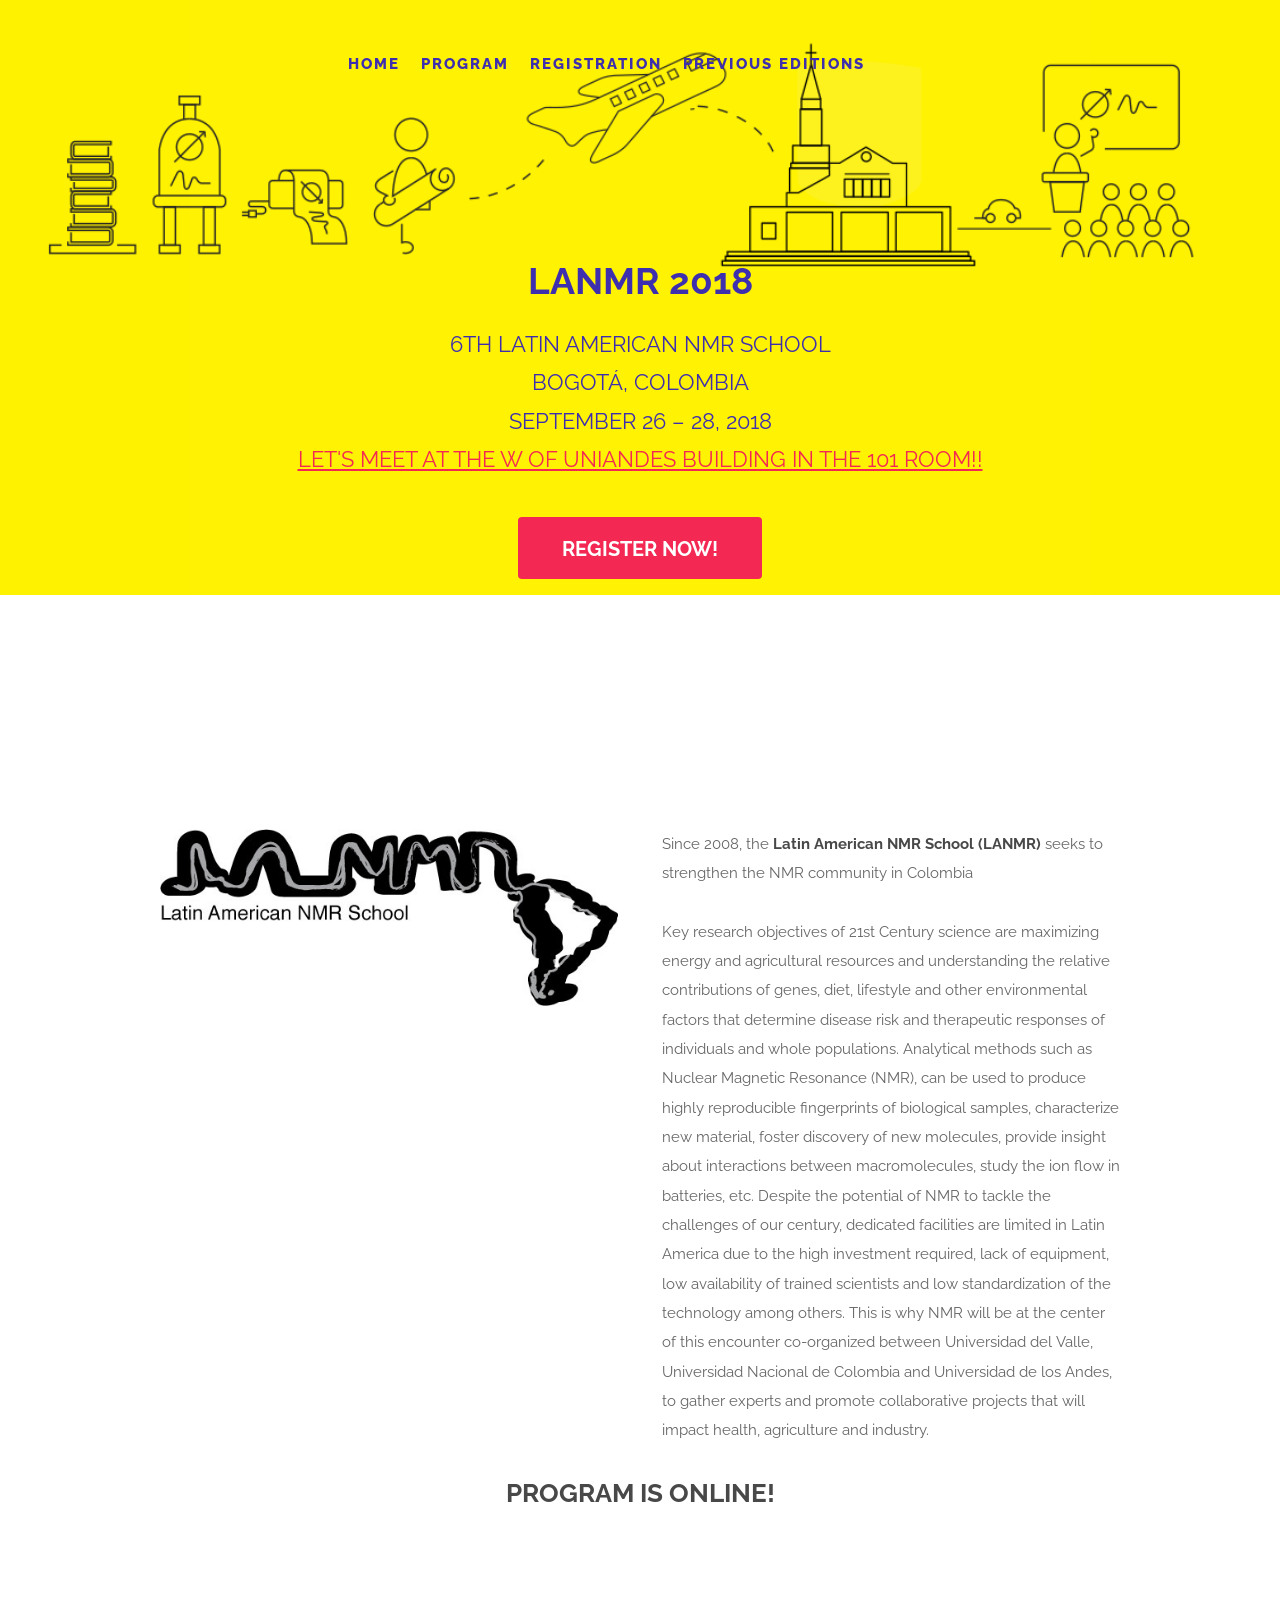
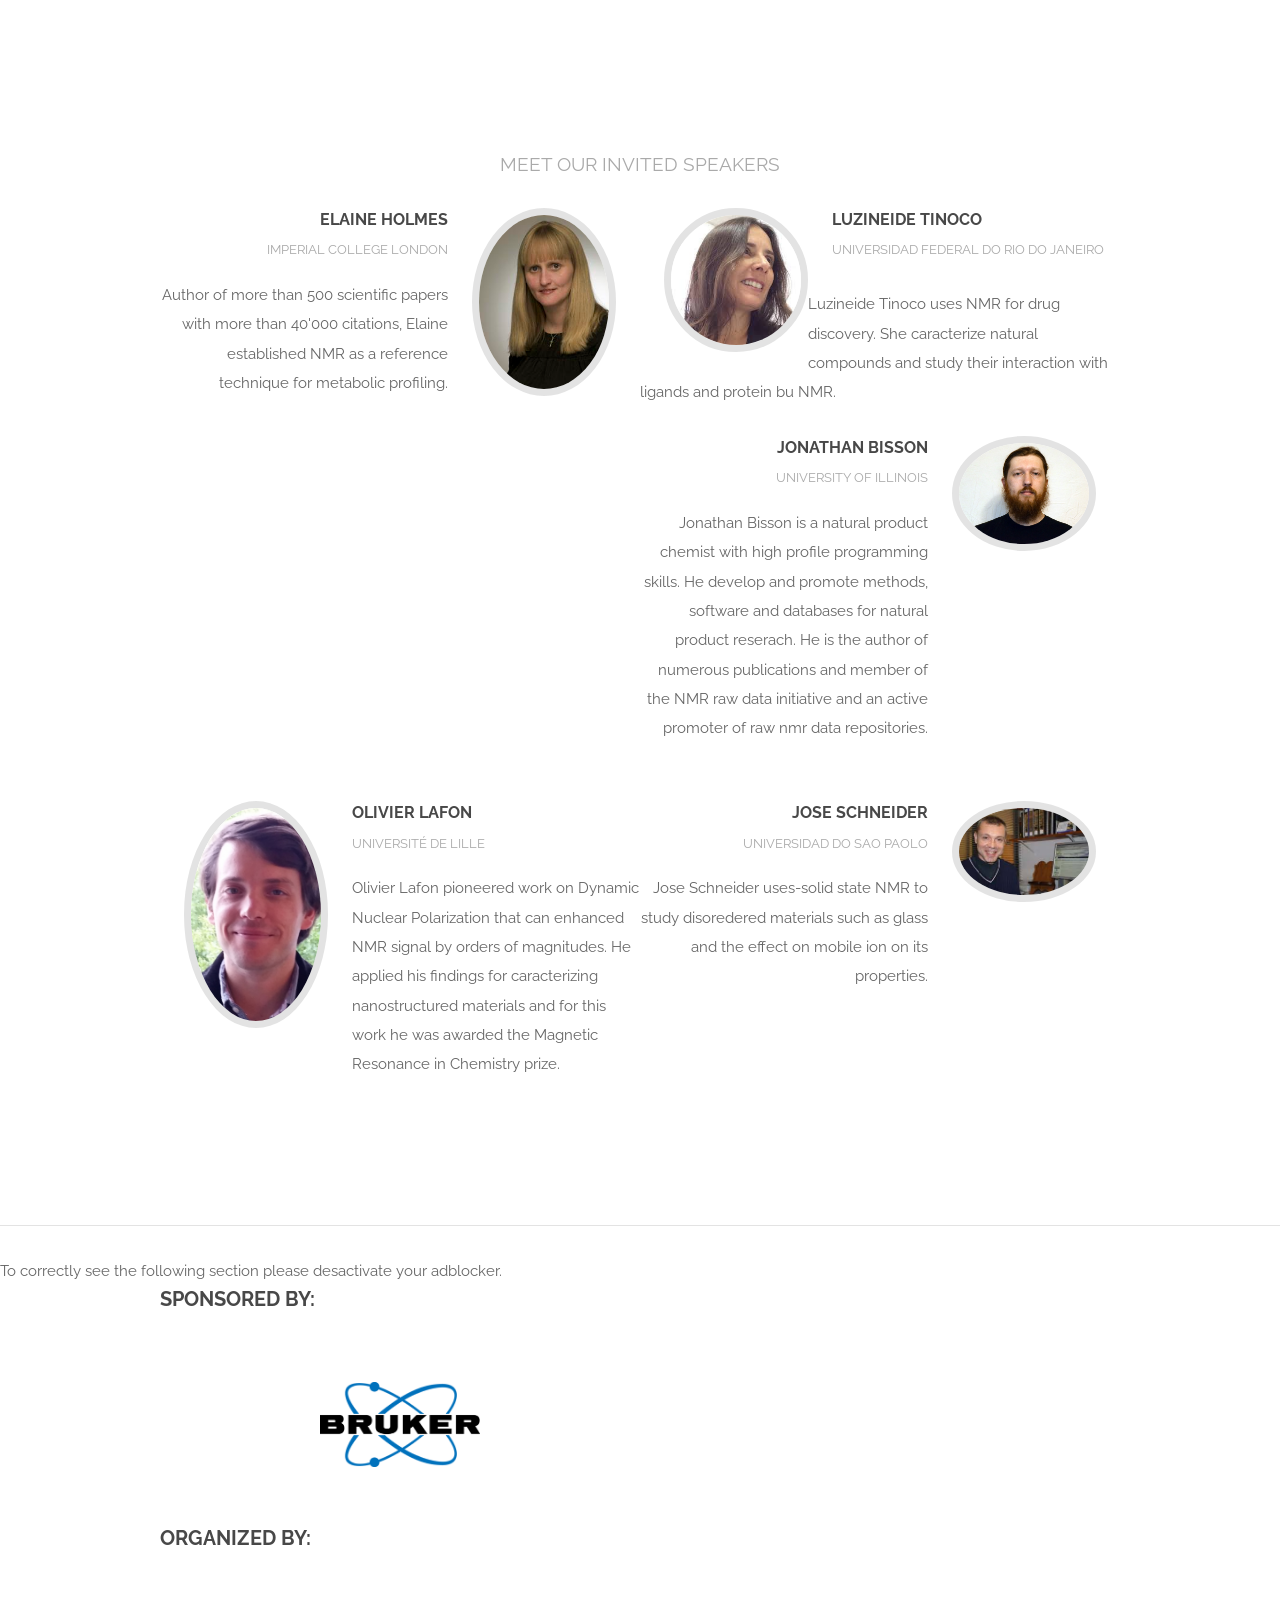
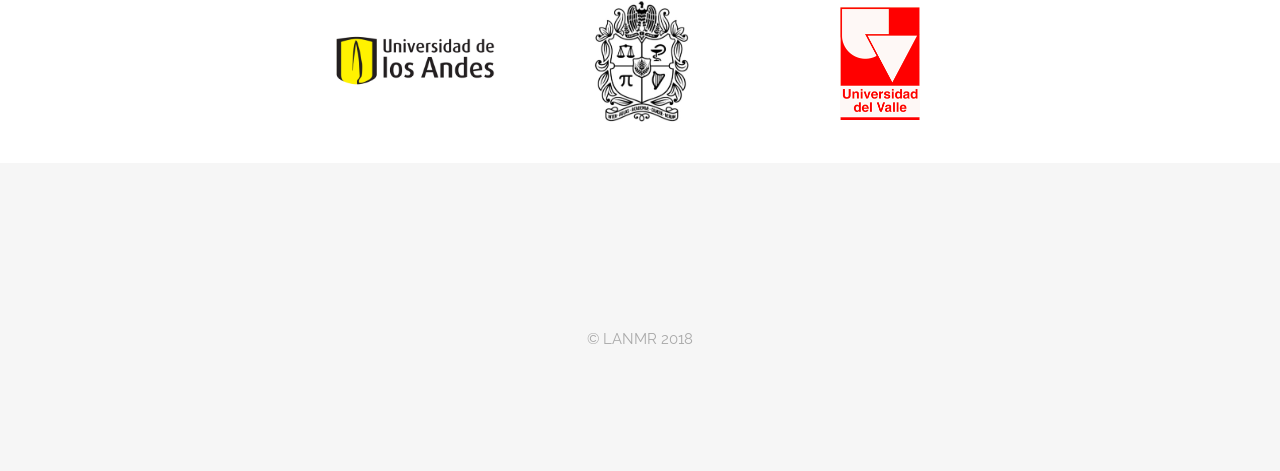
<file: index.html>
<!DOCTYPE HTML>
<!--
	Spatial by TEMPLATED
	templated.co @templatedco
	Released for free under the Creative Commons Attribution 3.0 license (templated.co/license)
-->
<html>
	<head>
		<title>LANMR 2018</title>
		<meta http-equiv="content-type" content="text/html; charset=utf-8" />
		<meta name="description" content="" />
		<meta name="keywords" content="" />
		<script src="js/jquery.min.js"></script>
		<script src="js/skel.min.js"></script>
		<script src="js/skel-layers.min.js"></script>
		<script src="js/init.js"></script>
	</head>
	<body class="landing">

		<!-- Header -->
			<header id="header" class="alt">
				<nav id="nav">
					<ul>
						<li><a href="index.html">Home</a></li>
					<!--	<li><a href="call.html">Call</a></li>-->
						<li><a href="program.html">Program</a></li>
					<!--		<li><a href="keynotes.html">Keynotes</a></li>-->
						<!--	<li><a href="school.html">AMW School</a></li>-->
						<!--	<li><a href="organization.html">Organization</a></li>-->
						<!--		<li><a href="attending.html">Attending</a></li>-->
						<li><a href="registration.html">Registration</a></li>
					<!--	<li><a href="news.html">News!</a></li>-->
					<li><a href="previous.html">Previous editions</a></li>
					</ul>
				</nav>
			</header>

		<!-- Banner -->
			<section id="banner">
				<br>
				<br>
				<h2>LANMR 2018</h2>
				<p>6th Latin American NMR School
					<br> Bogotá, Colombia
					<br> September 26 – 28, 2018
					<br> <a href="https://campusinfo.uniandes.edu.co/images/stories/campus/Recursos_fisicos/mapa_final_2015-1.jpg">Let's meet at the W of Uniandes building in the 101 room!!</a>

				</p>
				<ul class="actions">
					<li><a href="registration.html" class="button special big">Register now!</a></li>
				</ul>
			</section>

			<!-- One -->
				<section id="one" class="wrapper style1">
					<div class="container 80%">
						<div class="row 200%">
							<div class="6u 12u$(medium)">
								<header class="major">
									<span class="image fit">
										<img src="images/logos/logo3.jpg" alt="">
									</span>									
								</header>
							</div>
							<div class="6u$ 12u$(medium)">
								<p>Since 2008, the <b>Latin American NMR School (LANMR)</b> seeks to strengthen the NMR community in Colombia </p>
								<p>	
									Key research objectives of 21st Century science are maximizing energy and agricultural resources and understanding the relative contributions of genes, diet, lifestyle and other environmental factors that determine disease risk and therapeutic responses of individuals and whole populations. Analytical methods such as Nuclear Magnetic Resonance (NMR), can be used to produce highly reproducible fingerprints of biological samples, characterize new material, foster discovery of new molecules, provide insight about interactions between macromolecules, study the ion flow in batteries, etc. Despite the potential of NMR to tackle the challenges of our century, dedicated facilities are limited in Latin America due to the high investment required, lack of equipment, low availability of trained scientists and low standardization of the technology among others. This is why NMR will be at the center of this encounter co-organized between Universidad del Valle,  Universidad Nacional de Colombia and Universidad de los Andes, to gather experts and promote collaborative projects that will impact health, agriculture and industry.
								</p>
							</div>
						</div>
						<center><h2><a href="program.html">PROGRAM IS ONLINE!</a></h2></center>
					</div>
					

				</section>
			<!-- Three -->
				<section id="three" class="wrapper style3">
					<div class="container">
						<header class="major special">
							<h2>Speakers</h2>
							
							<p>Meet our invited speakers</p>
						</header>
						
						<div class="feature-grid">
							<div class="feature">
								<div class="image rounded"><a href="keynotes.html#keynote1"><img src="images/speakers/ElaineHolmes.jpg" alt="Elaine Holmes" /></a></div>
								<div class="content">
									<header>
										<h4><a href="keynotes.html#keynote1">Elaine Holmes</a></h4>
										<p>Imperial College London</p>
									</header>
									<p>
									Author of more than 500 scientific papers with more than 40'000 citations, Elaine established NMR as a reference technique for metabolic profiling.</p>
								</div>
							</div>
							<div class="feature">
								<div class="image rounded"><a href="keynotes.html#keynote2"><img src="images/speakers/LuzineideTinoco.jpg" alt="Luzineide Tinoco" /></a></div>
								<div class="content">
									<header>
										<h4><a href="keynotes.html#keynote2">Luzineide Tinoco</a></h4>
										<p>Universidad Federal do Rio do Janeiro</p>
									</header>
									<p> </p>
								</div>Luzineide Tinoco uses NMR for drug discovery. She caracterize natural compounds and study their interaction with ligands and protein bu NMR. 
							</div>
							<div class="feature">
								<div class="image rounded"><a href="keynotes.html#keynote3"><img src="images/speakers/Bisson.jpg" alt="Jonathan Bisson" /></a></div>
								<div class="content">
									<header>
										<h4><a href="keynotes.html#keynote3">Jonathan Bisson</a></h4>
										<p>University of Illinois</p>
									</header>
									<p>
									Jonathan Bisson is a natural product chemist with high profile programming skills. He develop and promote methods, software and databases for natural product reserach. He is the author of numerous publications and member of the NMR raw data initiative and an active promoter of raw nmr data repositories.</p>
								</div>
							</div>
							<div class="feature">
								<div class="image rounded"><a href="keynotes.html#keynote4"><img src="images/speakers/OlivierLafon.jpg" alt="Olivier Lafon" /></a></div>
								<div class="content">
									<header>
										<h4><a href="keynotes.html#keynote4">Olivier Lafon</a></h4>
										<p>Université de Lille</p>
									</header>
									<p> Olivier Lafon pioneered work on Dynamic Nuclear Polarization that can enhanced NMR signal by orders of magnitudes. He applied his findings for caracterizing nanostructured materials and for this work he was awarded the Magnetic Resonance in Chemistry prize.
									</p>
								</div>
							</div>
							<div class="feature">
								<div class="image rounded"><a href="school.html#tutorial1"><img src="images/speakers/JoseSchneider.jpg" alt="Jose Schneider" /></a></div>
								<div class="content">
									<header>
										<h4><a href="school.html#tutorial1">Jose Schneider</a></h4>
										<p>Universidad do Sao Paolo</p>
									</header>
									<p>Jose Schneider uses-solid state NMR to study disoredered materials such as glass and the effect on mobile ion on its properties.</p>
								</div>
							</div>
							
		
						</div>
											
					</div>

				</section>

							<!-- Two -->
					<!-- 		
				<section id="two" class="wrapper style2 special">
					<div class="container">
						<header class="major">
							<h2>Fusce ultrices fringilla</h2>
							<p>Maecenas vitae tellus feugiat eleifend</p>
						</header>
						<div class="row 150%">
							<div class="6u 12u$(xsmall)">
								<div class="image fit captioned">
									<img src="images/pic02.jpg" alt="" />
									<h3>Lorem ipsum dolor sit amet.</h3>
								</div>
							</div>
							<div class="6u$ 12u$(xsmall)">
								<div class="image fit captioned">
									<img src="images/pic03.jpg" alt="" />
									<h3>Illum, maiores tempora cupid?</h3>
								</div>
							</div>
						</div>
						<ul class="actions">
							<li><a href="#" class="button special big">Nulla luctus</a></li>
							<li><a href="#" class="button big">Sed vulputate</a></li>
						</ul>
					</div>
				</section>
-->
			<!-- Four -->
			<!--
				<section id="four" class="wrapper style3 special">
					<div class="container">
						<header class="major">
							<h2>Aenean elementum ligula</h2>
							<p>Feugiat sed lorem ipsum magna</p>
						</header>
						<ul class="actions">
							<li><a href="#" class="button special big">Get in touch</a></li>
						</ul>
					</div>
				</section>
-->
				<section>
				<hr />	
				To correctly see the following section please desactivate your adblocker.	
				<div class="container" >
				
					<div class="12u(small)" style="height: auto; display: inline-block">	
						<h3>Sponsored by:</h3>
					</div>
					<div class="12u" style="height: auto; display: inline-block; align: center">
						<div class="-2u 2u -1u(small) 10u(small) sponsors-container" style="float: left">
							<a href="http://www.bruker.com/">	
								<span class="sponsor-logo"><img src="images/logos/Logos-bruker/logo_rgb_300dpi.png" width="100%"></span>
							</a>
						</div>
						
					</div>
					
					<div class="12u(small)" style="height: auto; display: inline-block">	
						<h3>Organized by:</h3>
					</div>
					<div class="12u" style="height: auto; display: inline-block; align: center">
						<div class="-2u 2u -1u(small) 10u(small) sponsors-container" style="float: left">
							<a href="http://uniandes.edu.co/">	
								<span class="sponsor-logo"><img src="images/logos/logo-uniandes.png" width="120%"></span>
							</a>
						</div>
						<div class="-1u 2u -1u(small) 10u(small) sponsors-container" style="float: left">
							<a href="https://www.unal.edu.co">	
								<span class="sponsor-logo"><img src="images/logos/logoUNAL.png" width="70%"/></span>
							</a>	
						</div>			
						
						<div class="-1u 2u -1u(small) 10u(small) sponsors-container" style="float: left">
							<a href="https://www.univalle.edu.co/">	
								<span class="sponsor-logo"><img src="images/logos/univalle.gif" width="50%"/></span>
							</a>	
						</div>		
					</div>
					<style>
						@media (max-width: 739px) {
							.sponsors-container {
						    	min-height: 200px;
							}
						}
						@media (min-width: 740px) {
							.sponsors-container {
						    	height: 180px;
							}
						}
						.sponsors-container {
						    text-align: center;  /* align the inline(-block) elements horizontally */
						    font: 0/0 a;         /* remove the gap between inline(-block) elements */
						    padding: 20px 0px;
						}

						.sponsors-container:before {    /* create a full-height inline block pseudo=element */
						    content: ' ';
						    display: inline-block;
						    vertical-align: middle;  /* vertical alignment of the inline element */
						    height: 100%;
						}

						.sponsor-logo {
						    display: inline-block;
						    vertical-align: middle;  /* vertical alignment of the inline element */
						}
					</style>
				</div>
			</section>
		<!-- Footer -->
			<footer id="footer">
				<div class="container">
					<ul class="icons">
						<!-- <li><a href="#" class="icon fa-facebook"></a></li>-->
						<!-- <li><a href="https://twitter.com/LANMR 2018" class="icon fa-twitter"></a></li>-->
						<!-- <li><a href="#" class="icon fa-instagram"></a></li>-->
					</ul>
					<ul class="copyright">
						<li>&copy; LANMR 2018</li>
						<!-- <li>Design: <a href="http://templated.co">TEMPLATED</a></li>-->
						<!-- <li>Images: <a href="http://unsplash.com">Unsplash</a></li>-->
					</ul>
				</div>
			</footer>

		<!-- Scripts -->


	</body>
</html>
</file>
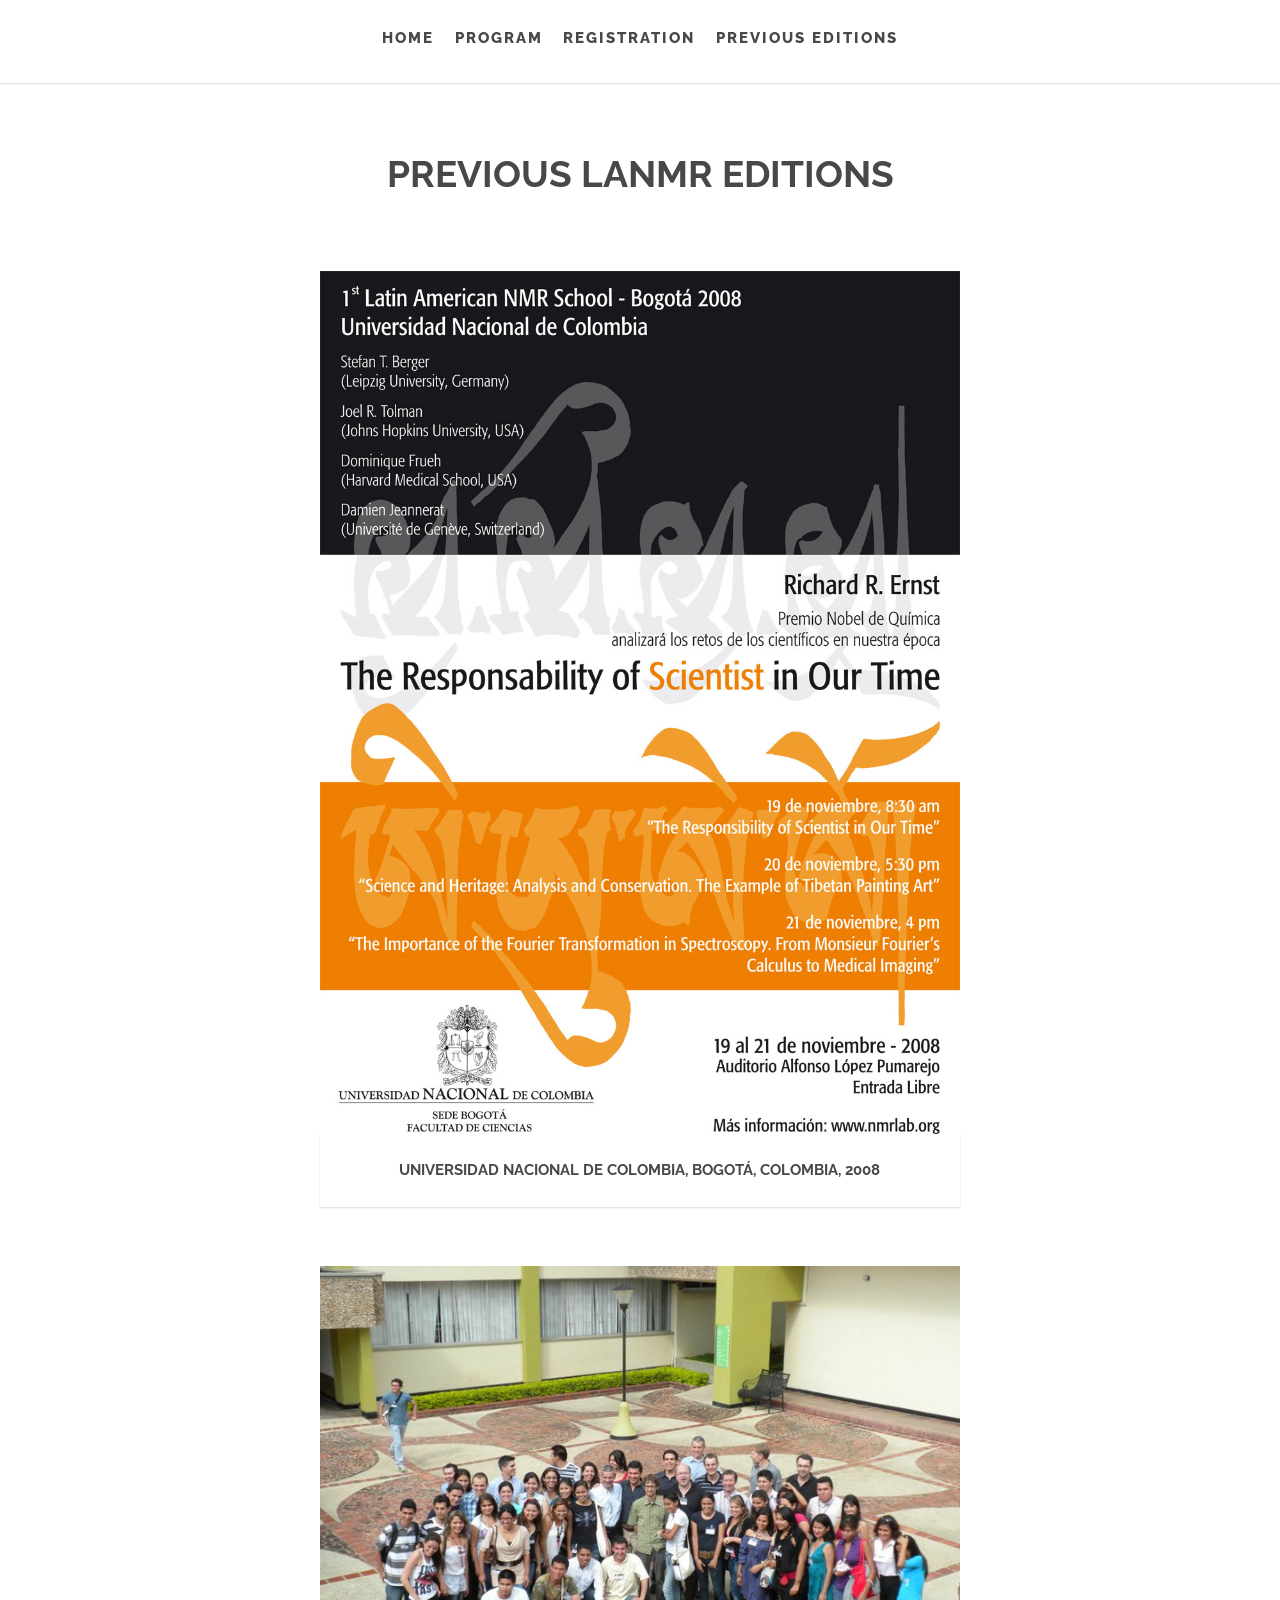
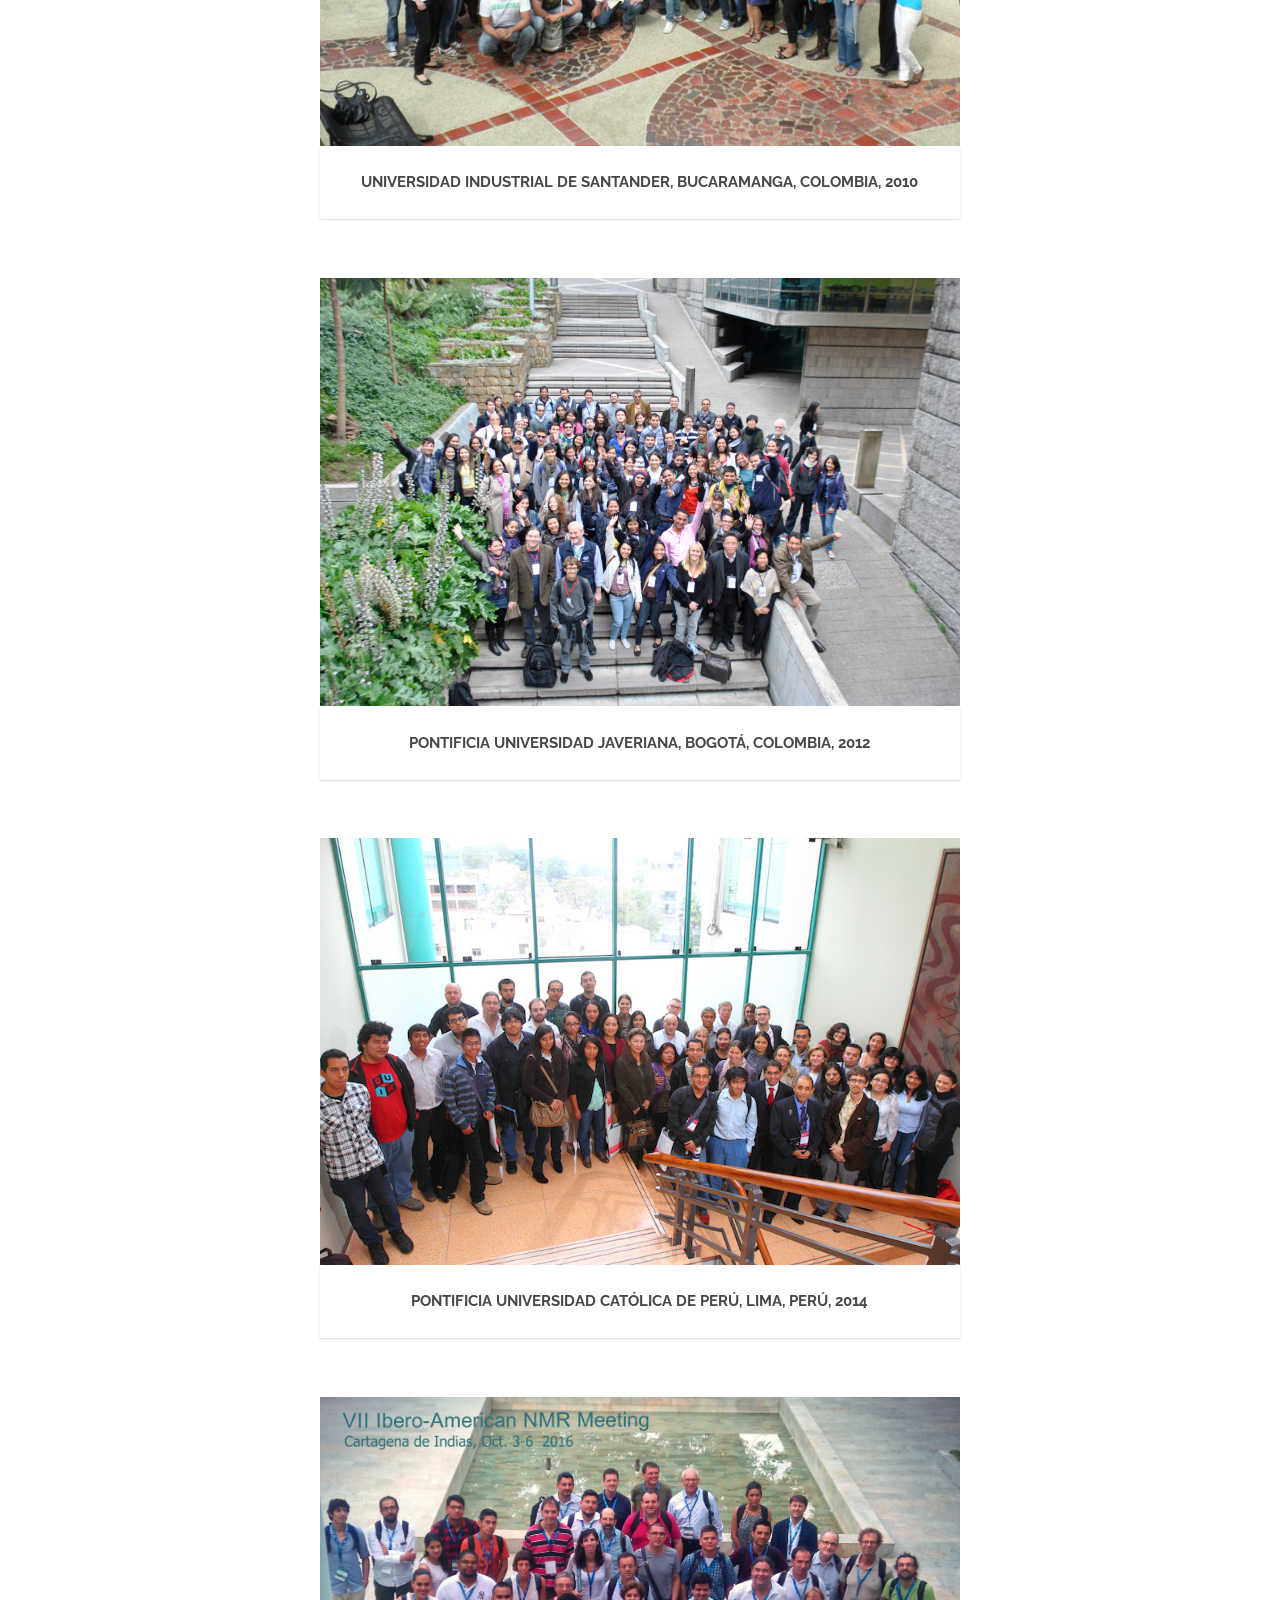
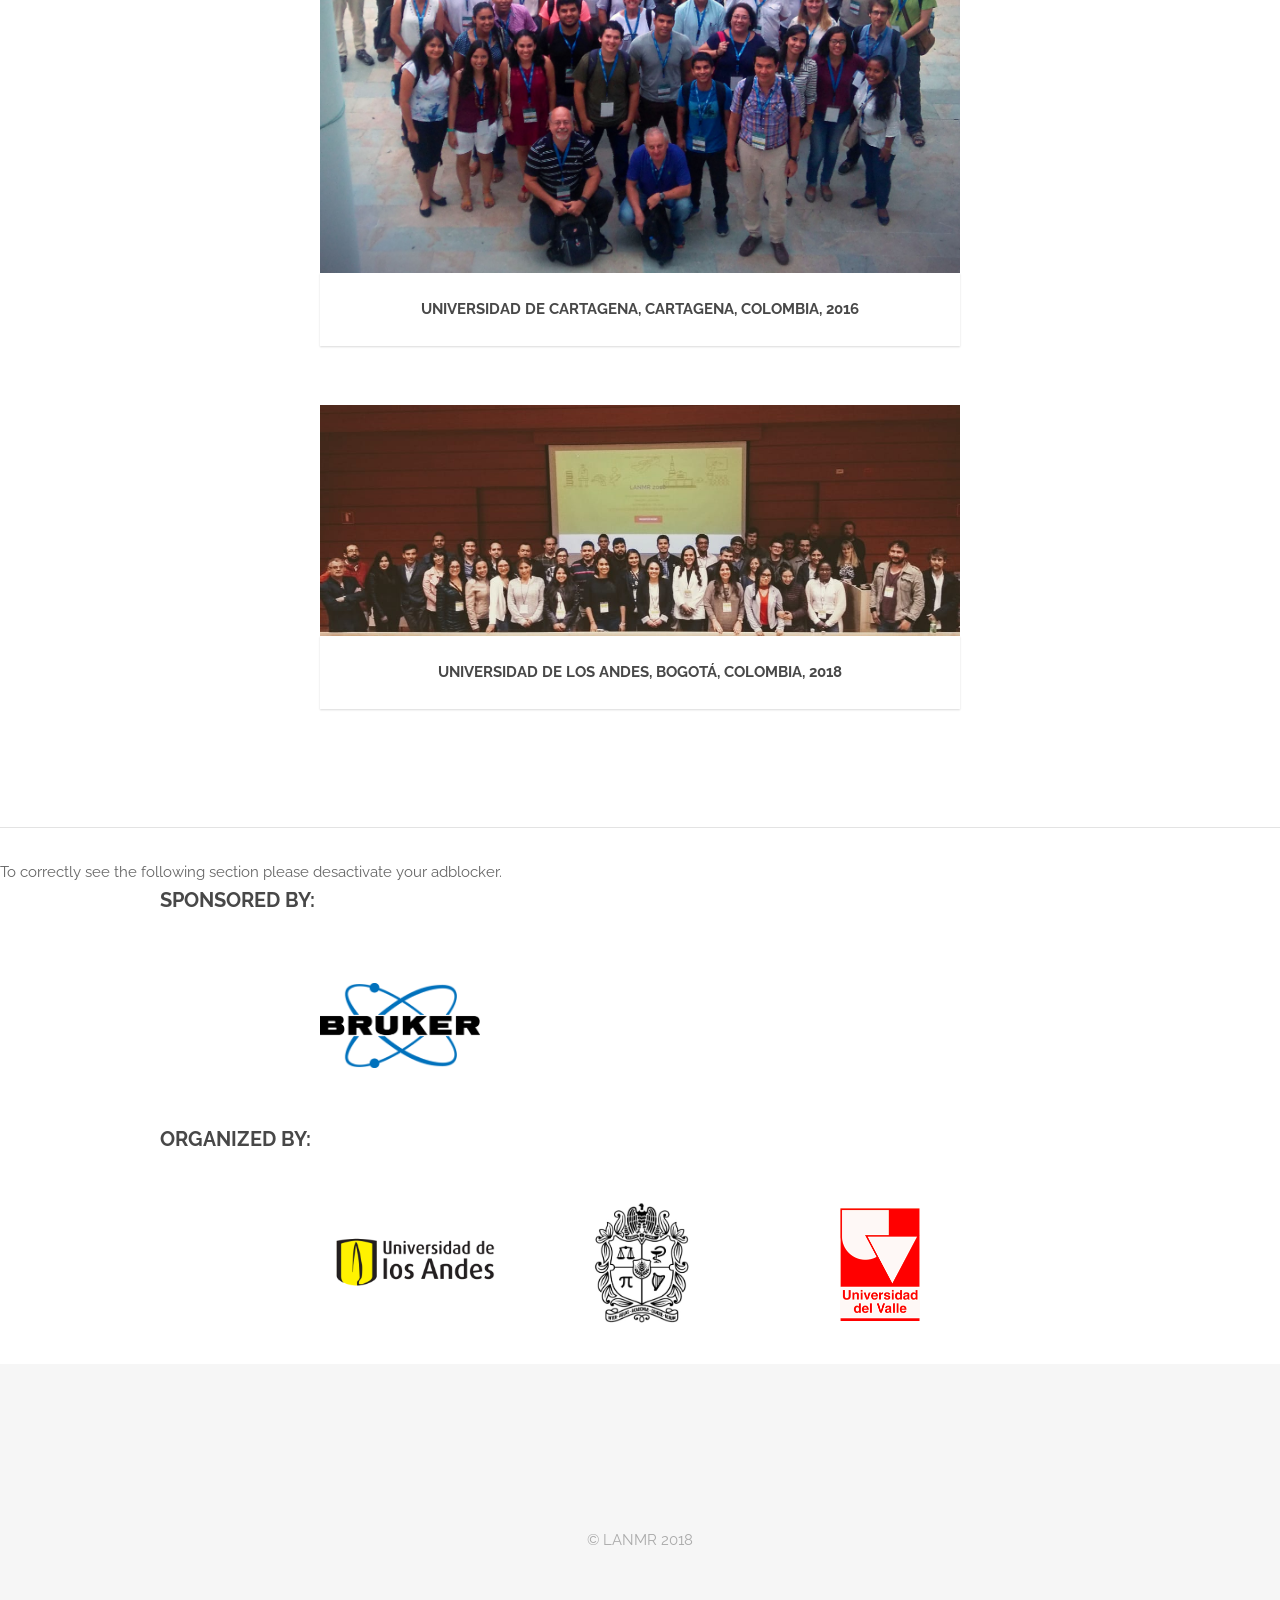
<file: previous.html>
<!DOCTYPE HTML>
<!--
	Spatial by TEMPLATED
	templated.co @templatedco
	Released for free under the Creative Commons Attribution 3.0 license (templated.co/license)
-->
<html>
	<head>
		<title>LANMR 2018 - Previous editions</title>
		<meta http-equiv="content-type" content="text/html; charset=utf-8" />
		<meta name="description" content="" />
		<meta name="keywords" content="" />
		<!--[if lte IE 8]><script src="js/html5shiv.js"></script><![endif]-->
		<script src="js/jquery.min.js"></script>
		<script src="js/skel.min.js"></script>
		<script src="js/skel-layers.min.js"></script>
		<script src="js/init.js"></script>
		<noscript>
			<link rel="stylesheet" href="css/skel.css" />
			<link rel="stylesheet" href="css/style.css" />
			<link rel="stylesheet" href="css/style-xlarge.css" />
		</noscript>
	</head>
	<body>

	<!-- Header -->
			<header id="header">				
				<nav id="nav">
					<ul>
						<li><a href="index.html">Home</a></li>
						<!--<li><a href="call.html">Call</a></li>-->
						<li><a href="program.html">Program</a></li>
						<!--<li><a href="keynotes.html">Keynotes</a></li>-->
						<!--<li><a href="school.html">AMW School</a></li>-->
						<!--<li><a href="organization.html">Organization</a></li>-->
						<!--<li><a href="attending.html">Attending</a></li>-->
						<li><a href="registration.html">Registration</a></li>
						<!--<li><a href="news.html">News!</a></li>-->
						<li><a href="previous.html">Previous editions</a></li>
					</ul>
				</nav>
			</header>

	<!-- Main -->
		<section id="main" class="wrapper">
			<div class="container">
				<header class="major special">
					<h2>previous LANMR editions</h2>
					<p></p>
				</header>
				
			<!-- Image -->
				<section>
					<div class="box alt">
						<div align=center>
							<div class="8u">
								<div class="image fit captioned">
									<img src="images/previous/lanmr.jpg" alt="" />
									<a href="images/previous/lanmr.jpg">Universidad Nacional de Colombia, Bogotá, Colombia, 2008</a>
								</div>
							</div>
							<div class="8u">
								<div class="image fit captioned">
									<img src="images/previous/lanmr2-crowd.jpg" alt="" />
									<a href="images/previous/lanmr2.png">Universidad Industrial de Santander, Bucaramanga, Colombia, 2010</a>
								</div>
							</div>
							<div class="8u">
								<div class="image fit captioned">
									<img src="images/previous/lanmr3-crowd.jpg" alt="" />
									<a href="images/previous/lanmr3.png">Pontificia Universidad Javeriana, Bogotá, Colombia, 2012</a>
								</div>
							</div>
							<div class="8u">
								<div class="image fit captioned">
									<img src="images/previous/lamps2014-crowd.jpg" alt="" />
									<a href="images/previous/lamps2014.png">Pontificia Universidad Católica de Perú, Lima, Perú, 2014</a>
								</div>
							</div>
							<div class="8u">
								<div class="image fit captioned">
									<img src="images/previous/ibero2016-crowd.jpg" alt="" />
									<a href="images/previous/ibero2016.png">Universidad de Cartagena, Cartagena, Colombia, 2016</a>
								</div>
							</div>
							<div class="8u">
								<div class="image fit captioned">
									<img src="images/previous/lanmr6.jpg" alt="" />
									<a href="images/lanrm6/Programa LANMR6.pdf">Universidad de los Andes, Bogotá, Colombia, 2018</a>
								</div>
							</div>
							
						</div>
					</div>
				</section>


			</div>
		</section>

		<section>
			<hr />	
			To correctly see the following section please desactivate your adblocker.	
			<div class="container" >
			
				<div class="12u(small)" style="height: auto; display: inline-block">	
					<h3>Sponsored by:</h3>
				</div>
				<div class="12u" style="height: auto; display: inline-block; align: center">
					<div class="-2u 2u -1u(small) 10u(small) sponsors-container" style="float: left">
						<a href="http://www.bruker.com/">	
							<span class="sponsor-logo"><img src="images/logos/Logos-bruker/logo_rgb_300dpi.png" width="100%"></span>
						</a>
					</div>
					
				</div>
				
				<div class="12u(small)" style="height: auto; display: inline-block">	
					<h3>Organized by:</h3>
				</div>
				<div class="12u" style="height: auto; display: inline-block; align: center">
					<div class="-2u 2u -1u(small) 10u(small) sponsors-container" style="float: left">
						<a href="http://uniandes.edu.co/">	
							<span class="sponsor-logo"><img src="images/logos/logo-uniandes.png" width="120%"></span>
						</a>
					</div>
					<div class="-1u 2u -1u(small) 10u(small) sponsors-container" style="float: left">
						<a href="https://www.unal.edu.co">	
							<span class="sponsor-logo"><img src="images/logos/logoUNAL.png" width="70%"/></span>
						</a>	
					</div>			
					
					<div class="-1u 2u -1u(small) 10u(small) sponsors-container" style="float: left">
						<a href="https://www.univalle.edu.co/">	
							<span class="sponsor-logo"><img src="images/logos/univalle.gif" width="50%"/></span>
						</a>	
					</div>		
				</div>
				<style>
					@media (max-width: 739px) {
						.sponsors-container {
							min-height: 200px;
						}
					}
					@media (min-width: 740px) {
						.sponsors-container {
							height: 180px;
						}
					}
					.sponsors-container {
						text-align: center;  /* align the inline(-block) elements horizontally */
						font: 0/0 a;         /* remove the gap between inline(-block) elements */
						padding: 20px 0px;
					}

					.sponsors-container:before {    /* create a full-height inline block pseudo=element */
						content: ' ';
						display: inline-block;
						vertical-align: middle;  /* vertical alignment of the inline element */
						height: 100%;
					}

					.sponsor-logo {
						display: inline-block;
						vertical-align: middle;  /* vertical alignment of the inline element */
					}
				</style>
			</div>
		</section>
	<!-- Footer -->
		<footer id="footer">
			<div class="container">
				<ul class="icons">
					<!-- <li><a href="#" class="icon fa-facebook"></a></li>-->
					<!-- <li><a href="https://twitter.com/LANMR 2018" class="icon fa-twitter"></a></li>-->
					<!-- <li><a href="#" class="icon fa-instagram"></a></li>-->
				</ul>
				<ul class="copyright">
					<li>&copy; LANMR 2018</li>
					<!-- <li>Design: <a href="http://templated.co">TEMPLATED</a></li>-->
					<!-- <li>Images: <a href="http://unsplash.com">Unsplash</a></li>-->
				</ul>
			</div>
		</footer>
	</body>
</html>
</file>
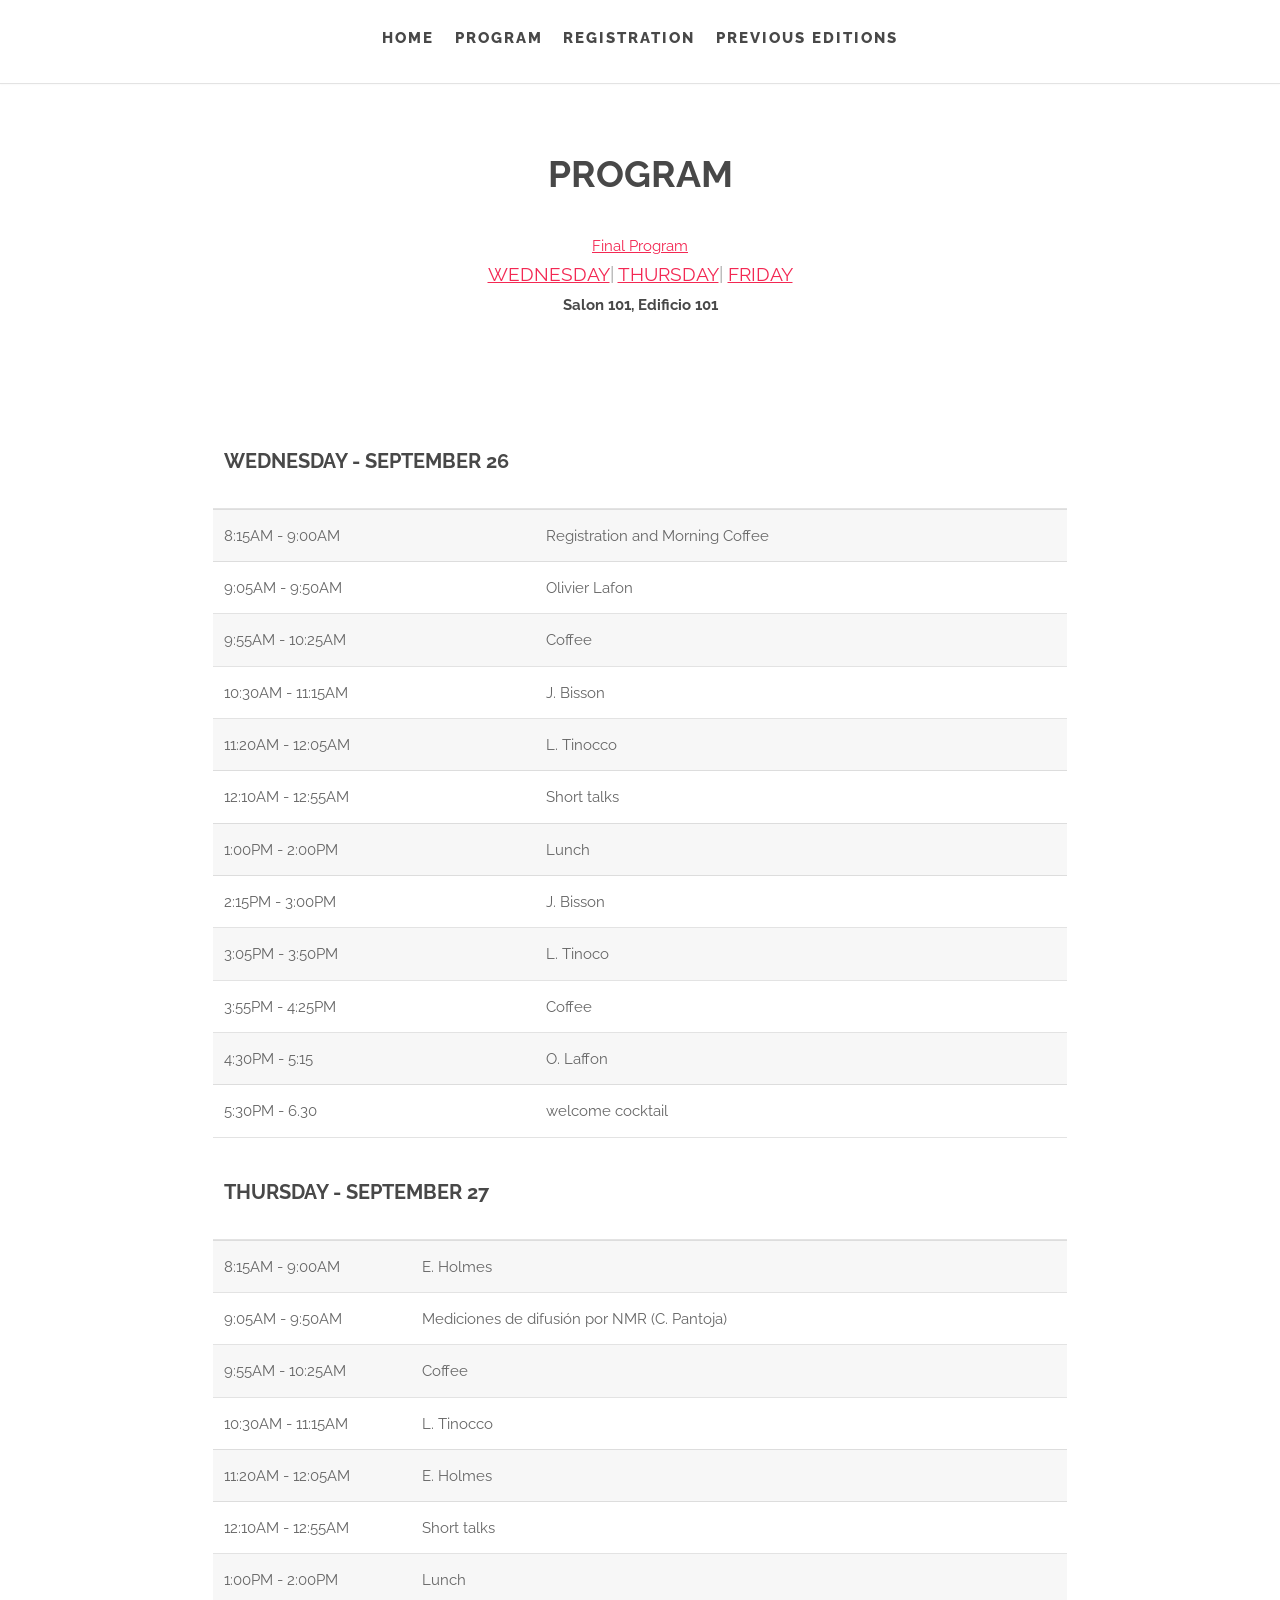
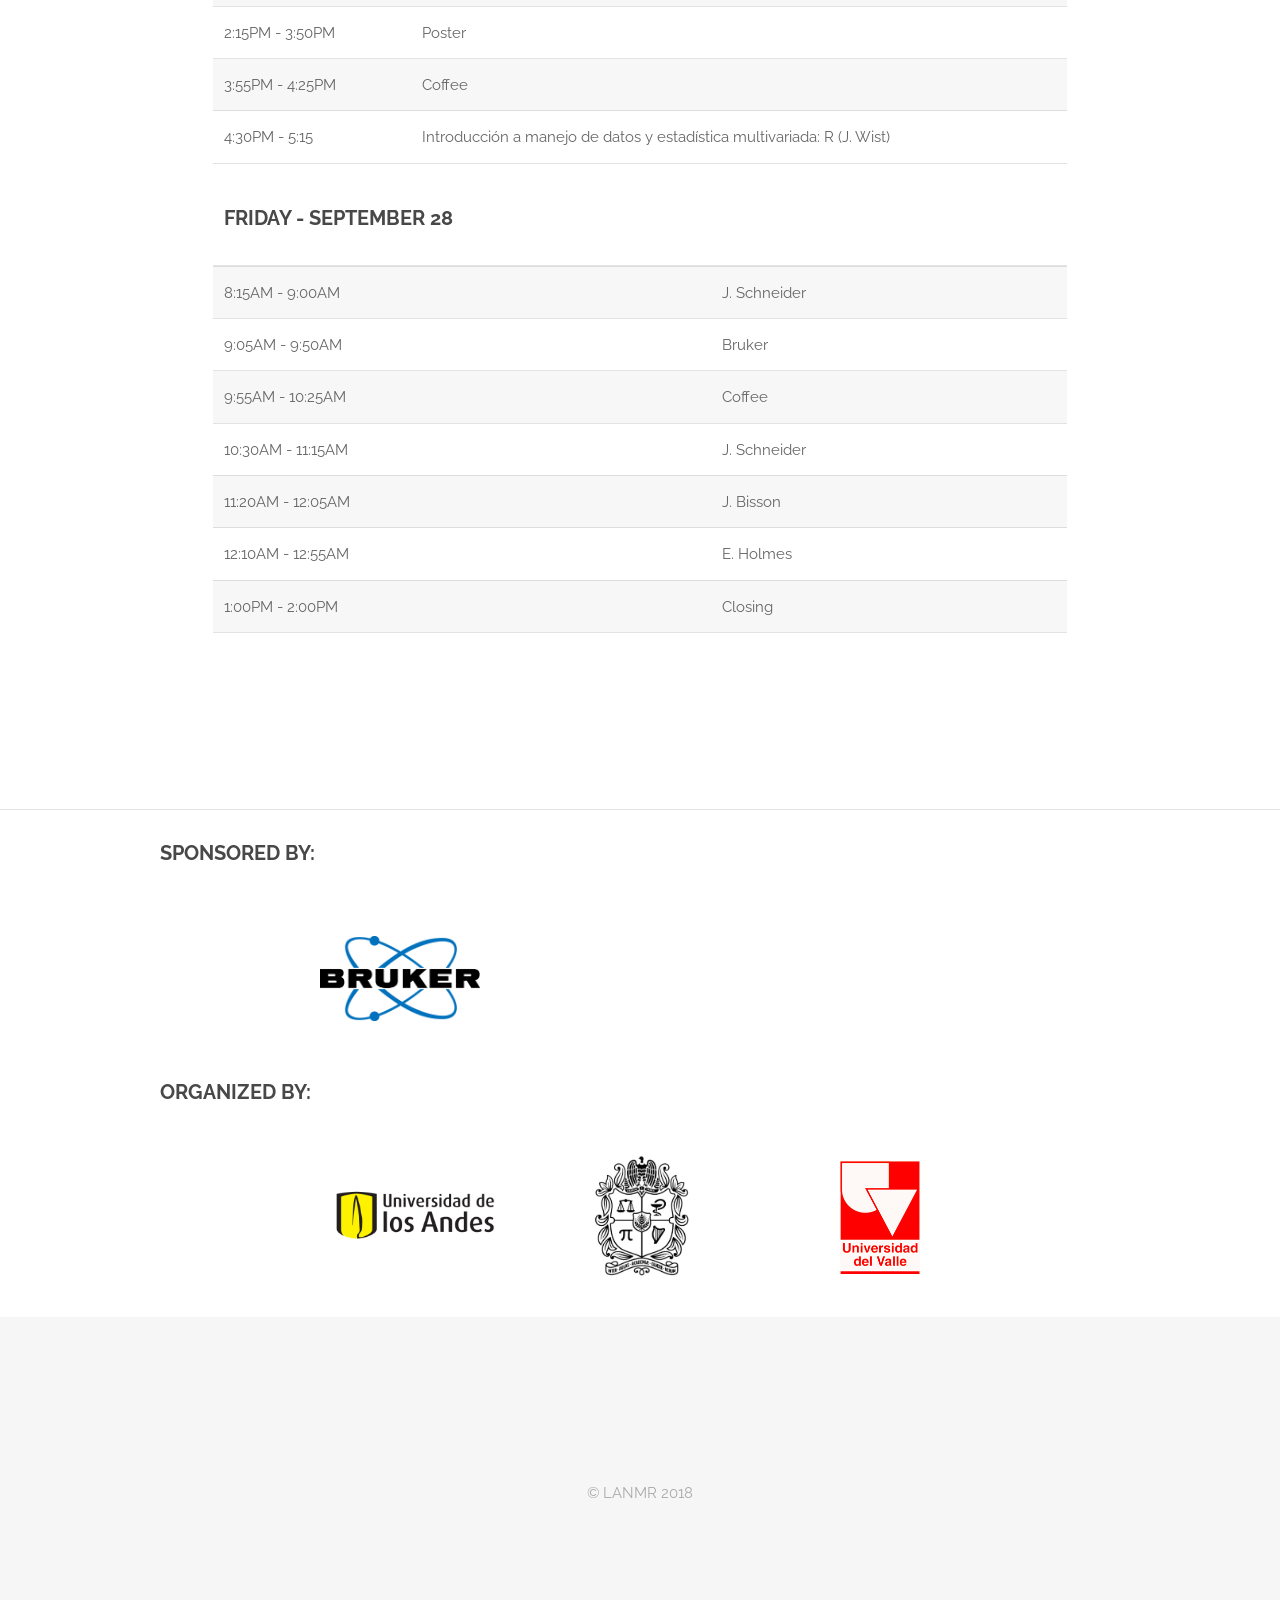
<file: program.html>
<!DOCTYPE HTML>
<!--
	Spatial by TEMPLATED
	templated.co @templatedco
	Released for free under the Creative Commons Attribution 3.0 license (templated.co/license)
-->
<html>
	<head>
		<title>LANMR 2018 - Program </title>
		<meta http-equiv="content-type" content="text/html; charset=utf-8" />
		<meta name="description" content="" />
		<meta name="keywords" content="" />
		<!--[if lte IE 8]><script src="js/html5shiv.js"></script><![endif]-->
		<script src="js/jquery.min.js"></script>
		<script src="js/skel.min.js"></script>
		<script src="js/skel-layers.min.js"></script>
		<script src="js/init.js"></script>
		<noscript>
			<link rel="stylesheet" href="css/skel.css" />
			<link rel="stylesheet" href="css/style.css" />
			<link rel="stylesheet" href="css/style-xlarge.css" />
		</noscript>
	</head>
	<body>

		<!-- Header -->
		<header id="header">				
			<nav id="nav">
					<ul>
							<li><a href="index.html">Home</a></li>
						<!--	<li><a href="call.html">Call</a></li>-->
							<li><a href="program.html">Program</a></li>
						<!--		<li><a href="keynotes.html">Keynotes</a></li>-->
						<!--	<li><a href="school.html">AMW School</a></li>-->
						<!--	<li><a href="organization.html">Organization</a></li>-->
						<!--		<li><a href="attending.html">Attending</a></li>-->
							<li><a href="registration.html">Registration</a></li>
						<!--	<li><a href="news.html">News!</a></li>-->
						<li><a href="previous.html">Previous editions</a></li>
					</ul>
			</nav>
		</header>

		<!-- Main -->
			<section id="main" class="wrapper">
				<div class="container">
					<header class="major special">
						<h2>Program</h2><br>
						<a href="images/lanrm6/Programa LANMR6.pdf">Final Program</a>
						
						<!--	<p><a href="#accepted">Accepted Papers<a></p>-->
						<p>
							<a href="#wednesday">Wednesday</a>|
							<a href="#thursday">Thursday</a>|
							<a href="#friday">Friday</a>
						</p>
<b>Salon 101, Edificio 101</b>
					</header>
					
				</div>
				<section id="main" class="wrapper">
				<div class="table-wrapper -2u 8u 12u(small)">
				
			
		
					<a name="wednesday"></a>
					<table>
						
						<thead>
							<tr>
								<td colspan="2"><h3>Wednesday - September 26</h3></td>								
							</tr>
						</thead>
						<tbody>
							<tr>
								<td>8:15AM - 9:00AM</td>
								<td>Registration and Morning Coffee</td>
							</tr>
							<tr>
								<td>9:05AM - 9:50AM</td>
								<td>Olivier Lafon</td>
							</tr>
							<tr>
								<td>9:55AM - 10:25AM</td>
								<td>Coffee</td>
							</tr>
							<tr>
								<td>10:30AM - 11:15AM</td>
								<td>J. Bisson</td>
							</tr>
							<tr>
								<td>11:20AM - 12:05AM</td>
								<td>L. Tinocco</td>
							</tr>
							<tr>
								<td>12:10AM - 12:55AM</td>
								<td>Short talks</td>
							</tr>
							<tr>
								<td>1:00PM - 2:00PM</td>
								<td>Lunch</td>
								
							</tr>
							<tr>
								<td>2:15PM - 3:00PM</td>
								<td>J. Bisson </td>
								
							</tr>
							<tr>
								<td>3:05PM - 3:50PM</td>
								<td>L. Tinoco</td>
								
							</tr>							
							<tr>
								<td>3:55PM - 4:25PM</td>
								<td>Coffee</td>
								
							</tr>
							<tr>
								<td>4:30PM - 5:15</td>
								<td>O. Laffon</td>
								
							</tr>
							<tr>
								<td>5:30PM - 6.30</td>
								<td>welcome cocktail</td>
								
							</tr>
						</tbody>						
					</table>
					<a name="thursday"></a>
					<table>
						
						<thead>
							<tr>
								<td colspan="2"><h3>Thursday - September 27</h3></td>								
							</tr>
						</thead>
						<tbody>
							<tr>
								<td>8:15AM - 9:00AM</td>
								<td>E. Holmes</td>
							</tr>
							<tr>
								<td>9:05AM - 9:50AM</td>
								<td>Mediciones de difusión por NMR (C. Pantoja)</td>
							</tr>
							<tr>
								<td>9:55AM - 10:25AM</td>
								<td>Coffee</td>
							</tr>
							<tr>
								<td>10:30AM - 11:15AM</td>
								<td>L. Tinocco</td>
							</tr>
							<tr>
								<td>11:20AM - 12:05AM</td>
								<td>E. Holmes</td>
							</tr>
							<tr>
								<td>12:10AM - 12:55AM</td>
								<td>Short talks</td>
							</tr>
							<tr>
								<td>1:00PM - 2:00PM</td>
								<td>Lunch</td>
								
							</tr>
							<tr>
								<td>2:15PM - 3:50PM</td>
								<td>Poster </td>
								
							</tr>
						
							<tr>
								<td>3:55PM - 4:25PM</td>
								<td>Coffee</td>
								
							</tr>
							<tr>
								<td>4:30PM - 5:15</td>
								<td>Introducción a manejo de datos y estadística multivariada: R (J. Wist)</td>
								
							</tr>
						</tbody>						
					</table>
					<a name="friday"></a>
					<table>
						
						<thead>
							<tr>
								<td colspan="2"><h3>Friday - September 28</h3></td>								
							</tr>
						</thead>
						<tbody>
							<tr>
								<td>8:15AM - 9:00AM</td>
								<td>J. Schneider</td>
							</tr>
							<tr>
								<td>9:05AM - 9:50AM</td>
								<td>Bruker</td>
							</tr>
							<tr>
								<td>9:55AM - 10:25AM</td>
								<td>Coffee</td>
							</tr>
							<tr>
								<td>10:30AM - 11:15AM</td>
								<td>J. Schneider</td>
							</tr>
							<tr>
								<td>11:20AM - 12:05AM</td>
								<td>J. Bisson</td>
							</tr>
							<tr>
								<td>12:10AM - 12:55AM</td>
								<td>E. Holmes</td>
							</tr>
							<tr>
								<td>1:00PM - 2:00PM</td>
								<td>Closing</td>
								
							</tr>
						</tbody>						
					</table>
					
				</div>
				</section>
				
			</section>
			
			<section>
				<hr />		
				<div class="container" >
				
					<div class="12u(small)" style="height: auto; display: inline-block">	
						<h3>Sponsored by:</h3>
					</div>
					<div class="12u" style="height: auto; display: inline-block; align: center">
						<div class="-2u 2u -1u(small) 10u(small) sponsors-container" style="float: left">
							<a href="http://www.bruker.com/">	
								<span class="sponsor-logo"><img src="images/logos/Logos-bruker/logo_rgb_300dpi.png" width="100%"></span>
							</a>
						</div>
						
					</div>
					
					<div class="12u(small)" style="height: auto; display: inline-block">	
						<h3>Organized by:</h3>
					</div>
					<div class="12u" style="height: auto; display: inline-block; align: center">
						<div class="-2u 2u -1u(small) 10u(small) sponsors-container" style="float: left">
							<a href="http://uniandes.edu.co/">	
								<span class="sponsor-logo"><img src="images/logos/logo-uniandes.png" width="120%"></span>
							</a>
						</div>
						<div class="-1u 2u -1u(small) 10u(small) sponsors-container" style="float: left">
							<a href="https://www.unal.edu.co">	
								<span class="sponsor-logo"><img src="images/logos/logoUNAL.png" width="70%"/></span>
							</a>	
						</div>			
						
						<div class="-1u 2u -1u(small) 10u(small) sponsors-container" style="float: left">
							<a href="https://www.univalle.edu.co/">	
								<span class="sponsor-logo"><img src="images/logos/univalle.gif" width="50%"/></span>
							</a>	
						</div>		
					</div>
					<style>
						@media (max-width: 739px) {
							.sponsors-container {
								min-height: 200px;
							}
						}
						@media (min-width: 740px) {
							.sponsors-container {
								height: 180px;
							}
						}
						.sponsors-container {
							text-align: center;  /* align the inline(-block) elements horizontally */
							font: 0/0 a;         /* remove the gap between inline(-block) elements */
							padding: 20px 0px;
						}

						.sponsors-container:before {    /* create a full-height inline block pseudo=element */
							content: ' ';
							display: inline-block;
							vertical-align: middle;  /* vertical alignment of the inline element */
							height: 100%;
						}

						.sponsor-logo {
							display: inline-block;
							vertical-align: middle;  /* vertical alignment of the inline element */
						}
					</style>
				</div>
			</section>
		<!-- Footer -->
		<footer id="footer">
			<div class="container">
				<ul class="icons">
					<!-- <li><a href="#" class="icon fa-facebook"></a></li>-->
					<!-- <li><a href="https://twitter.com/LANMR 2018" class="icon fa-twitter"></a></li>-->
					<!-- <li><a href="#" class="icon fa-instagram"></a></li>-->
				</ul>
				<ul class="copyright">
					<li>&copy; LANMR 2018</li>
					<!-- <li>Design: <a href="http://templated.co">TEMPLATED</a></li>-->
					<!-- <li>Images: <a href="http://unsplash.com">Unsplash</a></li>-->
				</ul>
			</div>
		</footer>

	</body>
</html>
</file>
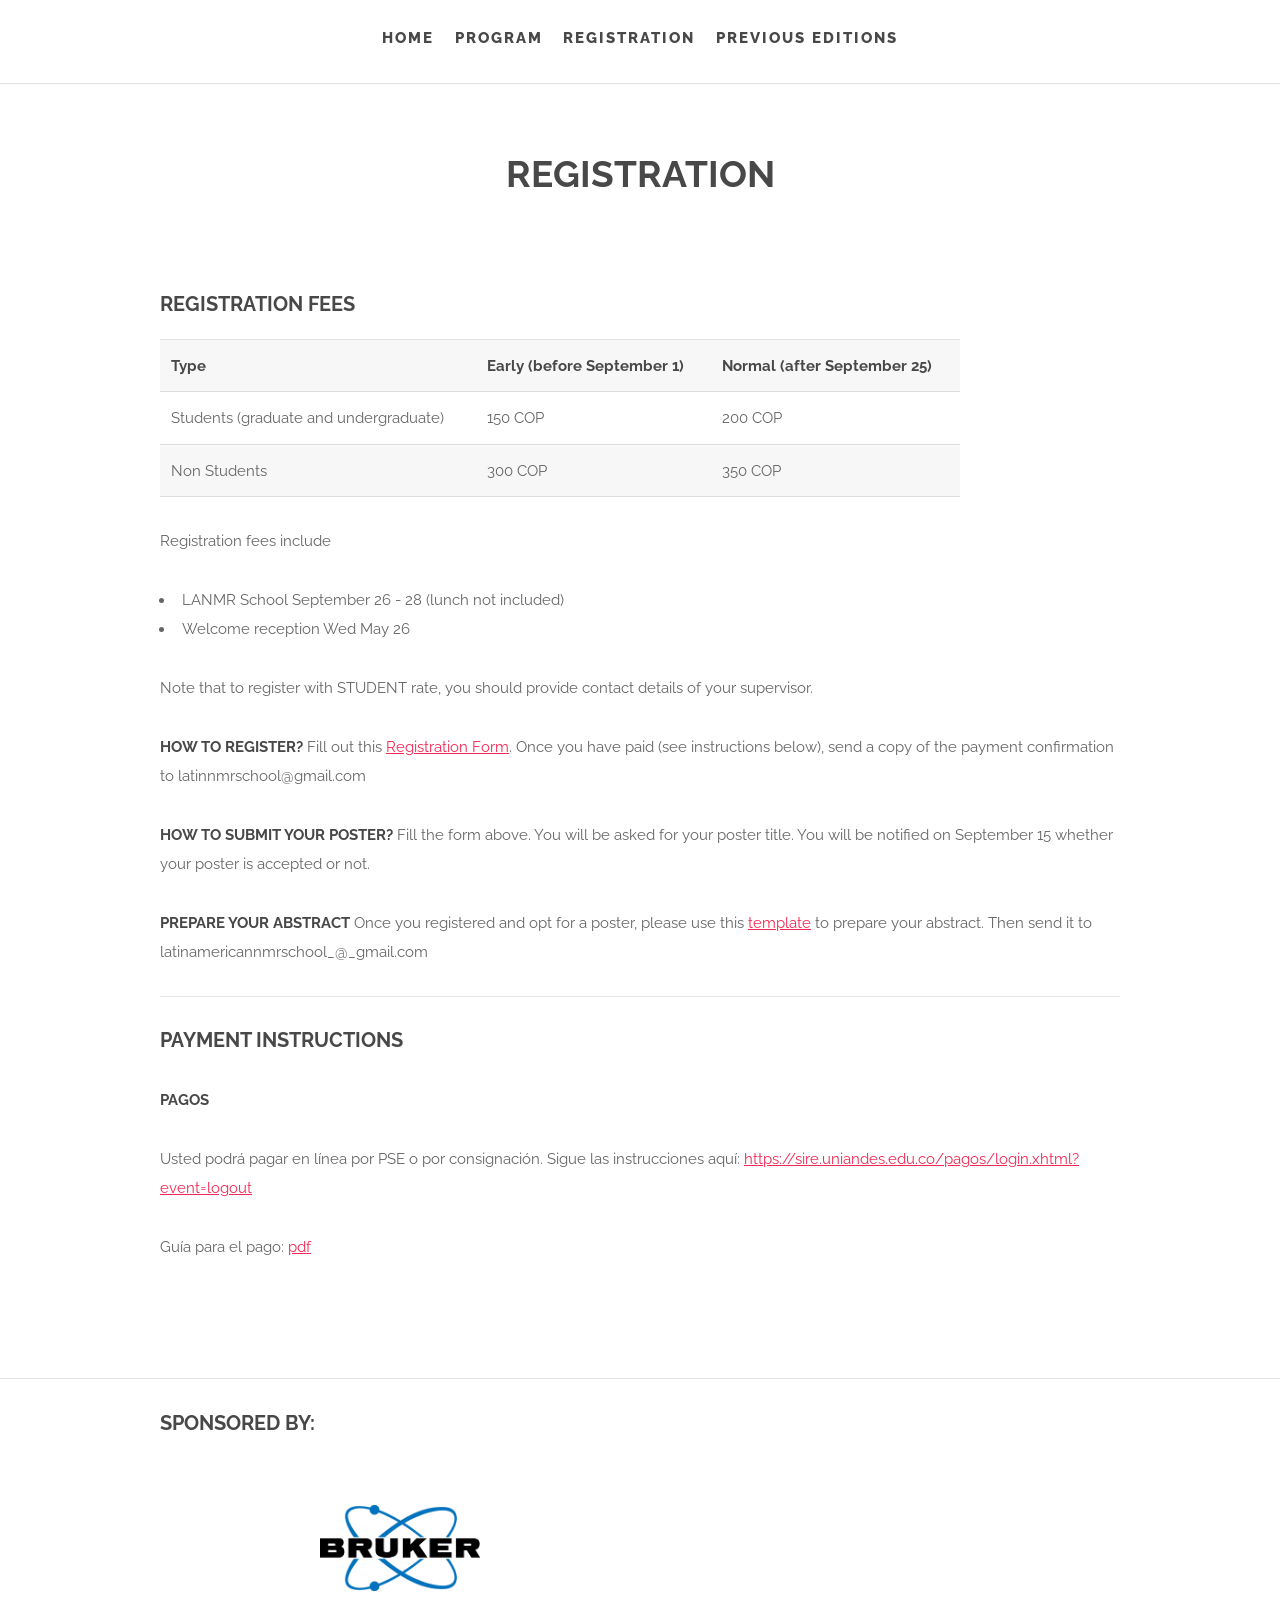
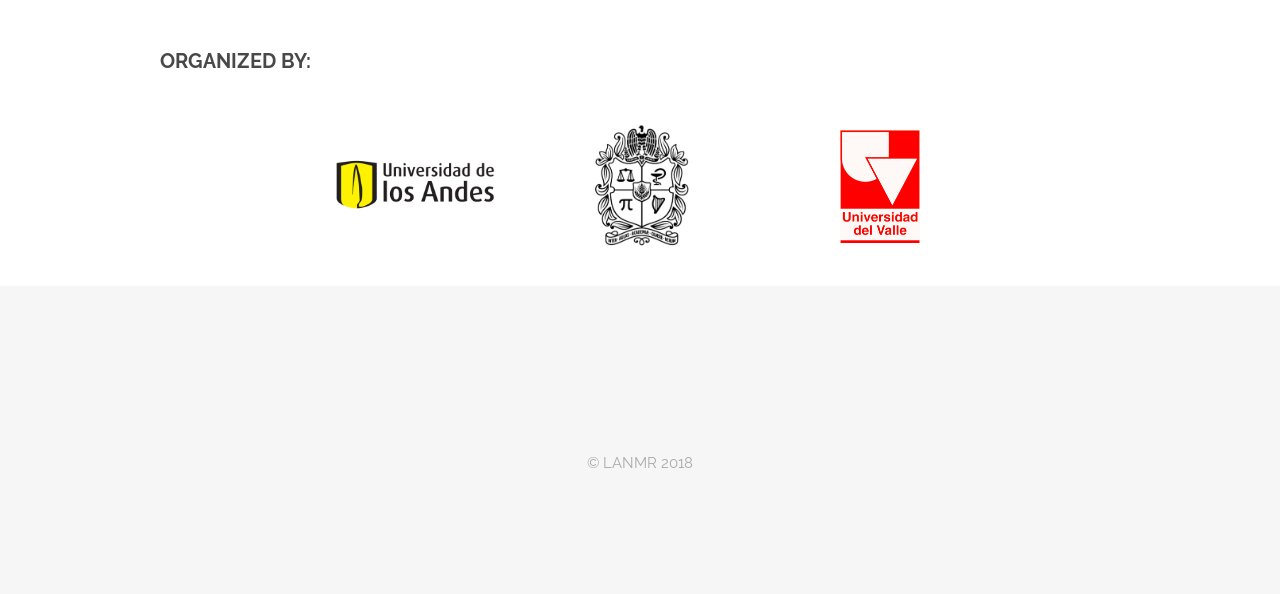
<file: registration.html>
<!DOCTYPE HTML>
<!DOCTYPE HTML>
<!--
	Spatial by TEMPLATED
	templated.co @templatedco
	Released for free under the Creative Commons Attribution 3.0 license (templated.co/license)
-->
<html>
		<title>LANMR 2018 - Registration</title>
		<meta http-equiv="content-type" content="text/html; charset=utf-8" />
		<meta name="description" content="" />
		<meta name="keywords" content="" />
		<!--[if lte IE 8]><script src="js/html5shiv.js"></script><![endif]-->
		<script src="js/jquery.min.js"></script>
		<script src="js/skel.min.js"></script>
		<script src="js/skel-layers.min.js"></script>
		<script src="js/init.js"></script>
		<noscript>
			<link rel="stylesheet" href="css/skel.css" />
			<link rel="stylesheet" href="css/style.css" />
			<link rel="stylesheet" href="css/style-xlarge.css" />
		</noscript>
	</head>
	<body>

		<!-- Header -->
			<header id="header">				
				<nav id="nav">
						<ul>
								<li><a href="index.html">Home</a></li>
							<!--	<li><a href="call.html">Call</a></li>-->
								<li><a href="program.html">Program</a></li>
							<!--		<li><a href="keynotes.html">Keynotes</a></li>-->
						<!--	<li><a href="school.html">AMW School</a></li>-->
						<!--	<li><a href="organization.html">Organization</a></li>-->
						<!--		<li><a href="attending.html">Attending</a></li>-->
								<li><a href="registration.html">Registration</a></li>
							<!--	<li><a href="news.html">News!</a></li>-->
							<li><a href="previous.html">Previous editions</a></li>
						</ul>
				</nav>
			</header>

		<!-- Main -->
			<section id="main" class="wrapper">
				<div class="container">
					<header class="major special">
						<h2>Registration</h2>
						<br>
						<!-- <strong>
						<a href="form.html">¡Register here!</a>
						</strong> -->
					</header>
					<h3>Registration Fees</h3>
					
					<div class="10u 12u(small)">
						<table>
							
							<tbody>
								<tr>
									<td><b>Type</b></td>
									<td><b>Early (before September 1)</b></td>
									<td><b>Normal (after September 25)</b></td>
								</tr>
								<tr>
									<td>Students (graduate and undergraduate)</td>
									<td>150 COP</td>
									<td>200 COP</td>
								</tr>
							</tr>
							<tr>
								<td>Non Students</td>
								<td>300 COP</td>
								<td>350 COP</td>
							</tr>
							</tbody>						
						</table>
					</div>	
					
					<p>
					Registration fees include
					<ul>
					<li>LANMR School September 26 - 28 (lunch not included)</li>
					<li>Welcome reception Wed May 26</li>
					</ul>
					
					Note that to register with STUDENT rate, you should provide contact details of your supervisor.
					</p>
					
					<p>
					<b>HOW TO REGISTER?</b> Fill out this <a href="form.html">Registration Form</a>. 
					Once you have paid (see instructions below), send a copy of the payment confirmation 
					 to latinnmrschool@gmail.com
					</p>

					<p>
						<b>HOW TO SUBMIT YOUR POSTER?</b> Fill the form above. You will be asked for your poster title. You will be notified on September 15 whether your poster is accepted or not.
						</p>
					
					<p>

					<p>
						<b>PREPARE YOUR ABSTRACT</b> Once you registered and opt for a poster, please use this <a href="images/template_abstract_LANMR_2018.docx">template</a> to 
						prepare your abstract. Then send it to latinamericannmrschool_@_gmail.com
						</p>
								
					<p>
					
					<hr>
						

					<div class="container">
					<div class="box alt">
						<div class="row 50% uniform">
							
							<div class="12u">
								<header>
									<h3>Payment instructions</h3>
								</header>
								<p>

<p>
<b>PAGOS</b>
</p>
<p>
Usted podrá pagar en línea por PSE o por consignación. Sigue las instrucciones aquí: <a href="https://sire.uniandes.edu.co/pagos/login.xhtml?event=logout">https://sire.uniandes.edu.co/pagos/login.xhtml?event=logout</a>
</p>
<p>Guía para el pago: <a href="images/guia.pdf">pdf</a></p>
 


							
							
			</section>

			<section>
					<hr />		
					<div class="container" >
					
						<div class="12u(small)" style="height: auto; display: inline-block">	
							<h3>Sponsored by:</h3>
						</div>
						<div class="12u" style="height: auto; display: inline-block; align: center">
							<div class="-2u 2u -1u(small) 10u(small) sponsors-container" style="float: left">
								<a href="http://www.bruker.com/">	
									<span class="sponsor-logo"><img src="images/logos/Logos-bruker/logo_rgb_300dpi.png" width="100%"></span>
								</a>
							</div>
							
						</div>
						
						<div class="12u(small)" style="height: auto; display: inline-block">	
							<h3>Organized by:</h3>
						</div>
						<div class="12u" style="height: auto; display: inline-block; align: center">
							<div class="-2u 2u -1u(small) 10u(small) sponsors-container" style="float: left">
								<a href="http://uniandes.edu.co/">	
									<span class="sponsor-logo"><img src="images/logos/logo-uniandes.png" width="120%"></span>
								</a>
							</div>
							<div class="-1u 2u -1u(small) 10u(small) sponsors-container" style="float: left">
								<a href="https://www.unal.edu.co">	
									<span class="sponsor-logo"><img src="images/logos/logoUNAL.png" width="70%"/></span>
								</a>	
							</div>			
							
							<div class="-1u 2u -1u(small) 10u(small) sponsors-container" style="float: left">
								<a href="https://www.univalle.edu.co/">	
									<span class="sponsor-logo"><img src="images/logos/univalle.gif" width="50%"/></span>
								</a>	
							</div>		
						</div>
						<style>
							@media (max-width: 739px) {
								.sponsors-container {
									min-height: 200px;
								}
							}
							@media (min-width: 740px) {
								.sponsors-container {
									height: 180px;
								}
							}
							.sponsors-container {
								text-align: center;  /* align the inline(-block) elements horizontally */
								font: 0/0 a;         /* remove the gap between inline(-block) elements */
								padding: 20px 0px;
							}
	
							.sponsors-container:before {    /* create a full-height inline block pseudo=element */
								content: ' ';
								display: inline-block;
								vertical-align: middle;  /* vertical alignment of the inline element */
								height: 100%;
							}
	
							.sponsor-logo {
								display: inline-block;
								vertical-align: middle;  /* vertical alignment of the inline element */
							}
						</style>
					</div>
				</section>

		<!-- Footer -->
		<footer id="footer">
				<div class="container">
					<ul class="icons">
						<!-- <li><a href="#" class="icon fa-facebook"></a></li>-->
						<!-- <li><a href="https://twitter.com/LANMR 2018" class="icon fa-twitter"></a></li>-->
						<!-- <li><a href="#" class="icon fa-instagram"></a></li>-->
					</ul>
					<ul class="copyright">
						<li>&copy; LANMR 2018</li>
						<!-- <li>Design: <a href="http://templated.co">TEMPLATED</a></li>-->
						<!-- <li>Images: <a href="http://unsplash.com">Unsplash</a></li>-->
					</ul>
				</div>
			</footer>

	</body>
</html>
</file>
<file: css/skel.css>
/* skel-baseline v2.0.3 | (c) n33 | getskel.com | MIT licensed */

/* Resets (http://meyerweb.com/eric/tools/css/reset/ | v2.0 | 20110126 | License: none (public domain)) */

	html,body,div,span,applet,object,iframe,h1,h2,h3,h4,h5,h6,p,blockquote,pre,a,abbr,acronym,address,big,cite,code,del,dfn,em,img,ins,kbd,q,s,samp,small,strike,strong,sub,sup,tt,var,b,u,i,center,dl,dt,dd,ol,ul,li,fieldset,form,label,legend,table,caption,tbody,tfoot,thead,tr,th,td,article,aside,canvas,details,embed,figure,figcaption,footer,header,hgroup,menu,nav,output,ruby,section,summary,time,mark,audio,video{margin:0;padding:0;border:0;font-size:100%;font:inherit;vertical-align:baseline;}article,aside,details,figcaption,figure,footer,header,hgroup,menu,nav,section{display:block;}body{line-height:1;}ol,ul{list-style:none;}blockquote,q{quotes:none;}blockquote:before,blockquote:after,q:before,q:after{content:'';content:none;}table{border-collapse:collapse;border-spacing:0;}body{-webkit-text-size-adjust:none}

/* Box Model */

	*, *:before, *:after {
		-moz-box-sizing: border-box;
		-webkit-box-sizing: border-box;
		box-sizing: border-box;
	}

/* Container */

	.container {
		margin-left: auto;
		margin-right: auto;

		/* width: (containers) */
		width: 1200px;
	}

	/* Modifiers */

		/* 125% */
			.container.\31 25\25 {
				width: 100%;

				/* max-width: (containers * 1.25) */
				max-width: 1500px;

				/* min-width: (containers) */
				min-width: 1200px;
			}

		/* 75% */
			.container.\37 5\25 {

				/* width: (containers * 0.75) */
				width: 900px;

			}

		/* 50% */
			.container.\35 0\25 {

				/* width: (containers * 0.50) */
				width: 600px;

			}

		/* 25% */
			.container.\32 5\25 {

				/* width: (containers * 0.25) */
				width: 300px;

			}

/* Grid */

	.row {
		border-bottom: solid 1px transparent;
	}

	.row > * {
		float: left;
	}

	.row:after, .row:before {
		content: '';
		display: block;
		clear: both;
		height: 0;
	}

	.row.uniform > * > :first-child {
		margin-top: 0;
	}

	.row.uniform > * > :last-child {
		margin-bottom: 0;
	}

	/* Gutters */

		/* Normal */

			.row > * {
				/* padding: (gutters.horizontal) 0 0 (gutters.vertical) */
				padding: 0 0 0 2em;
			}

			.row {
				/* margin: -(gutters.horizontal) 0 -1px -(gutters.vertical) */
				margin: 0 0 -1px -2em;
			}

			.row.uniform > * {
				/* padding: (gutters.vertical) 0 0 (gutters.vertical) */
				padding: 2em 0 0 2em;
			}

			.row.uniform {
				/* margin: -(gutters.vertical) 0 -1px -(gutters.vertical) */
				margin: -2em 0 -1px -2em;
			}

		/* 200% */

			.row.\32 00\25 > * {
				/* padding: (gutters.horizontal) 0 0 (gutters.vertical) */
				padding: 0 0 0 4em;
			}

			.row.\32 00\25 {
				/* margin: -(gutters.horizontal) 0 -1px -(gutters.vertical) */
				margin: 0 0 -1px -4em;
			}

			.row.uniform.\32 00\25 > * {
				/* padding: (gutters.vertical) 0 0 (gutters.vertical) */
				padding: 4em 0 0 4em;
			}

			.row.uniform.\32 00\25 {
				/* margin: -(gutters.vertical) 0 -1px -(gutters.vertical) */
				margin: -4em 0 -1px -4em;
			}

		/* 150% */

			.row.\31 50\25 > * {
				/* padding: (gutters.horizontal) 0 0 (gutters.vertical) */
				padding: 0 0 0 1.5em;
			}

			.row.\31 50\25 {
				/* margin: -(gutters.horizontal) 0 -1px -(gutters.vertical) */
				margin: 0 0 -1px -1.5em;
			}

			.row.uniform.\31 50\25 > * {
				/* padding: (gutters.vertical) 0 0 (gutters.vertical) */
				padding: 1.5em 0 0 1.5em;
			}

			.row.uniform.\31 50\25 {
				/* margin: -(gutters.vertical) 0 -1px -(gutters.vertical) */
				margin: -1.5em 0 -1px -1.5em;
			}

		/* 50% */

			.row.\35 0\25 > * {
				/* padding: (gutters.horizontal) 0 0 (gutters.vertical) */
				padding: 0 0 0 1em;
			}

			.row.\35 0\25 {
				/* margin: -(gutters.horizontal) 0 -1px -(gutters.vertical) */
				margin: 0 0 -1px -1em;
			}

			.row.uniform.\35 0\25 > * {
				/* padding: (gutters.vertical) 0 0 (gutters.vertical) */
				padding: 1em 0 0 1em;
			}

			.row.uniform.\35 0\25 {
				/* margin: -(gutters.vertical) 0 -1px -(gutters.vertical) */
				margin: -1em 0 -1px -1em;
			}

		/* 25% */

			.row.\32 5\25 > * {
				/* padding: (gutters.horizontal) 0 0 (gutters.vertical) */
				padding: 0 0 0 0.5em;
			}

			.row.\32 5\25 {
				/* margin: -(gutters.horizontal) 0 -1px -(gutters.vertical) */
				margin: 0 0 -1px -0.5em;
			}

			.row.uniform.\32 5\25 > * {
				/* padding: (gutters.vertical) 0 0 (gutters.vertical) */
				padding: 0.5em 0 0 0.5em;
			}

			.row.uniform.\32 5\25 {
				/* margin: -(gutters.vertical) 0 -1px -(gutters.vertical) */
				margin: -0.5em 0 -1px -0.5em;
			}

		/* 0% */

			.row.\30 \25 > * {
				padding: 0;
			}

			.row.\30 \25 {
				margin: 0 0 -1px 0;
			}

	/* Cells */

		.\31 2u, .\31 2u\24 { width: 100%; clear: none; margin-left: 0; }
		.\31 1u, .\31 1u\24 { width: 91.6666666667%; clear: none; margin-left: 0; }
		.\31 0u, .\31 0u\24 { width: 83.3333333333%; clear: none; margin-left: 0; }
		.\39 u, .\39 u\24 { width: 75%; clear: none; margin-left: 0; }
		.\38 u, .\38 u\24 { width: 66.6666666667%; clear: none; margin-left: 0; }
		.\37 u, .\37 u\24 { width: 58.3333333333%; clear: none; margin-left: 0; }
		.\36 u, .\36 u\24 { width: 50%; clear: none; margin-left: 0; }
		.\35 u, .\35 u\24 { width: 41.6666666667%; clear: none; margin-left: 0; }
		.\34 u, .\34 u\24 { width: 33.3333333333%; clear: none; margin-left: 0; }
		.\33 u, .\33 u\24 { width: 25%; clear: none; margin-left: 0; }
		.\32 u, .\32 u\24 { width: 16.6666666667%; clear: none; margin-left: 0; }
		.\31 u, .\31 u\24 { width: 8.3333333333%; clear: none; margin-left: 0; }

		.\31 2u\24 + *,
		.\31 1u\24 + *,
		.\31 0u\24 + *,
		.\39 u\24 + *,
		.\38 u\24 + *,
		.\37 u\24 + *,
		.\36 u\24 + *,
		.\35 u\24 + *,
		.\34 u\24 + *,
		.\33 u\24 + *,
		.\32 u\24 + *,
		.\31 u\24 + * {
			clear: left;
		}

		.\-11u { margin-left: 91.6666666667% }
		.\-10u { margin-left: 83.3333333333% }
		.\-9u { margin-left: 75% }
		.\-8u { margin-left: 66.6666666667% }
		.\-7u { margin-left: 58.3333333333% }
		.\-6u { margin-left: 50% }
		.\-5u { margin-left: 41.6666666667% }
		.\-4u { margin-left: 33.3333333333% }
		.\-3u { margin-left: 25% }
		.\-2u { margin-left: 16.6666666667% }
		.\-1u { margin-left: 8.3333333333% }
</file>
<file: css/style-xlarge.css>
/*
	Spatial by TEMPLATED
	templated.co @templatedco
	Released for free under the Creative Commons Attribution 3.0 license (templated.co/license)
*/

/* Basic */

	body, input, select, textarea {
		font-size: 11pt;
	}
</file>
<file: css/style.css>
@charset "UTF-8";
@import url(font-awesome.min.css);
@import "https://fonts.googleapis.com/css?family=Raleway:400,700";

/*
	Spatial by TEMPLATED
	templated.co @templatedco
	Released for free under the Creative Commons Attribution 3.0 license (templated.co/license)
*/

/* Basic */

	body {
		background: #fff;
	}

		body.is-loading *, body.is-loading *:before, body.is-loading *:after {
			-moz-animation: none !important;
			-webkit-animation: none !important;
			-o-animation: none !important;
			-ms-animation: none !important;
			animation: none !important;
			-moz-transition: none !important;
			-webkit-transition: none !important;
			-o-transition: none !important;
			-ms-transition: none !important;
			transition: none !important;
		}

	body, input, select, textarea {
		color: #666;
		font-family: "Raleway", Arial, Helvetica, sans-serif;
		font-size: 13pt;
		font-weight: 400;
		line-height: 2em;
	}

	a {
		color: #f32853;
		text-decoration: underline;
	}

		a:hover {
			text-decoration: none;
		}

	strong, b {
		color: #484848;
		font-weight: 700;
	}

	em, i {
		font-style: italic;
	}

	p {
		margin: 0 0 2em 0;
	}

	h1, h2, h3, h4, h5, h6 {
		color: #484848;
		font-weight: 700;
		line-height: 1em;
		margin: 0 0 1em 0;
		text-transform: uppercase;
	}

		h1 a, h2 a, h3 a, h4 a, h5 a, h6 a {
			color: inherit;
			text-decoration: none;
		}

	h2 {
		font-size: 1.75em;
		line-height: 1.5em;
	}

	h3 {
		font-size: 1.35em;
		line-height: 1.5em;
	}

	h4 {
		font-size: 1.1em;
		line-height: 1.5em;
	}

	h5 {
		font-size: 0.9em;
		line-height: 1.5em;
	}

	h6 {
		font-size: 0.7em;
		line-height: 1.5em;
	}

	sub {
		font-size: 0.8em;
		position: relative;
		top: 0.5em;
	}

	sup {
		font-size: 0.8em;
		position: relative;
		top: -0.5em;
	}

	hr {
		border: 0;
		border-bottom: solid 1px rgba(144, 144, 144, 0.25);
		margin: 2em 0;
	}

		hr.major {
			margin: 3em 0;
		}

	blockquote {
		border-left: solid 4px rgba(144, 144, 144, 0.25);
		font-style: italic;
		margin: 0 0 2em 0;
		padding: 0.5em 0 0.5em 2em;
	}

	code {
		background: rgba(144, 144, 144, 0.075);
		border-radius: 4px;
		border: solid 1px rgba(144, 144, 144, 0.25);
		font-family: "Courier New", monospace;
		font-size: 0.9em;
		margin: 0 0.25em;
		padding: 0.25em 0.65em;
	}

	pre {
		-webkit-overflow-scrolling: touch;
		font-family: "Courier New", monospace;
		font-size: 0.9em;
		margin: 0 0 2em 0;
	}

		pre code {
			display: block;
			line-height: 1.75em;
			padding: 1em 1.5em;
			overflow-x: auto;
		}

	.align-left {
		text-align: left;
	}

	.align-center {
		text-align: center;
	}

	.align-right {
		text-align: right;
	}

/* Section/Article */

	section.special, article.special, header.special {
		text-align: center;
	}

	header p {
		color: #aaa;
		position: relative;
		margin: 0 0 1.5em 0;
		text-transform: uppercase;
	}

	header h2 + p {
		font-size: 1.25em;
		margin-top: -1em;
		line-height: 1.5em;
	}

	header h3 + p {
		font-size: 1.1em;
		margin-top: -0.8em;
		line-height: 1.5em;
	}

	header h4 + p,
	header h5 + p,
	header h6 + p {
		font-size: 0.9em;
		margin-top: -0.6em;
		line-height: 1.5em;
	}

	header.major {
		margin: 0 0 6em 0;
	}

		header.major h2 {
			font-size: 3em;
		}

		header.major h2, header.major h3, header.major h4, header.major h5, header.major h6 {
			display: inline-block;
			margin: 0 0 0.8em;
		}

		header.major p {
			font-size: 1.7em;
			margin-bottom: 0;
		}

/* Form */

	form {
		margin: 0 0 2em 0;
	}

	label {
		color: #484848;
		display: block;
		font-size: 0.9em;
		font-weight: 700;
		margin: 0 0 1em 0;
	}

	input[type="text"],
	input[type="password"],
	input[type="email"],
	select,
	textarea {
		-moz-appearance: none;
		-webkit-appearance: none;
		-o-appearance: none;
		-ms-appearance: none;
		appearance: none;
		background: rgba(144, 144, 144, 0.075);
		border-radius: 4px;
		border: none;
		border: solid 1px rgba(144, 144, 144, 0.25);
		color: inherit;
		display: block;
		outline: 0;
		padding: 0 1em;
		text-decoration: none;
		width: 100%;
	}

		input[type="text"]:invalid,
		input[type="password"]:invalid,
		input[type="email"]:invalid,
		select:invalid,
		textarea:invalid {
			box-shadow: none;
		}

		input[type="text"]:focus,
		input[type="password"]:focus,
		input[type="email"]:focus,
		select:focus,
		textarea:focus {
			border-color: #f32853;
			box-shadow: 0 0 0 1px #f32853;
		}

	.select-wrapper {
		text-decoration: none;
		display: block;
		position: relative;
	}

		.select-wrapper:before {
			content: "";
			-moz-osx-font-smoothing: grayscale;
			-webkit-font-smoothing: antialiased;
			font-family: FontAwesome;
			font-style: normal;
			font-weight: normal;
			text-transform: none !important;
		}

		.select-wrapper:before {
			color: rgba(144, 144, 144, 0.25);
			display: block;
			height: 2.75em;
			line-height: 2.75em;
			pointer-events: none;
			position: absolute;
			right: 0;
			text-align: center;
			top: 0;
			width: 2.75em;
		}

		.select-wrapper select::-ms-expand {
			display: none;
		}

	input[type="text"],
	input[type="password"],
	input[type="email"],
	select {
		height: 2.75em;
	}

	textarea {
		padding: 0.75em 1em;
	}

	input[type="checkbox"],
	input[type="radio"] {
		-moz-appearance: none;
		-webkit-appearance: none;
		-o-appearance: none;
		-ms-appearance: none;
		appearance: none;
		display: block;
		float: left;
		margin-right: -2em;
		opacity: 0;
		width: 1em;
		z-index: -1;
	}

		input[type="checkbox"] + label,
		input[type="radio"] + label {
			text-decoration: none;
			color: #666;
			cursor: pointer;
			display: inline-block;
			font-size: 1em;
			font-weight: 400;
			padding-left: 2.4em;
			padding-right: 0.75em;
			position: relative;
		}

			input[type="checkbox"] + label:before,
			input[type="radio"] + label:before {
				-moz-osx-font-smoothing: grayscale;
				-webkit-font-smoothing: antialiased;
				font-family: FontAwesome;
				font-style: normal;
				font-weight: normal;
				text-transform: none !important;
			}

			input[type="checkbox"] + label:before,
			input[type="radio"] + label:before {
				background: rgba(144, 144, 144, 0.075);
				border-radius: 4px;
				border: solid 1px rgba(144, 144, 144, 0.25);
				content: '';
				display: inline-block;
				height: 1.65em;
				left: 0;
				line-height: 1.58125em;
				position: absolute;
				text-align: center;
				top: 0;
				width: 1.65em;
			}

		input[type="checkbox"]:checked + label:before,
		input[type="radio"]:checked + label:before {
			background: #323037;
			border-color: #323037;
			color: #ffffff;
			content: '\f00c';
		}

		input[type="checkbox"]:focus + label:before,
		input[type="radio"]:focus + label:before {
			border-color: #f32853;
			box-shadow: 0 0 0 1px #f32853;
		}

	input[type="checkbox"] + label:before {
		border-radius: 4px;
	}

	input[type="radio"] + label:before {
		border-radius: 100%;
	}

	::-webkit-input-placeholder {
		color: #aaa !important;
		opacity: 1.0;
	}

	:-moz-placeholder {
		color: #aaa !important;
		opacity: 1.0;
	}

	::-moz-placeholder {
		color: #aaa !important;
		opacity: 1.0;
	}

	:-ms-input-placeholder {
		color: #aaa !important;
		opacity: 1.0;
	}

	.formerize-placeholder {
		color: #aaa !important;
		opacity: 1.0;
	}

/* Box */

	.box {
		border-radius: 4px;
		border: solid 1px rgba(144, 144, 144, 0.25);
		margin-bottom: 2em;
		padding: 1.5em;
	}

		.box > :last-child,
		.box > :last-child > :last-child,
		.box > :last-child > :last-child > :last-child {
			margin-bottom: 0;
		}

		.box.alt {
			border: 0;
			border-radius: 0;
			padding: 0;
		}

/* Feature */

	.feature-grid {
		position: relative;
	}

		.feature-grid:after {
			clear: both;
			content: '';
			display: block;
		}

		.feature-grid .feature {
			display: inline-block;
			float: left;
			margin-bottom: 3em;
			width: 50%;
		}

			.feature-grid .feature .content {
				width: 60%;
			}

			.feature-grid .feature .image {
				width: 30%;
			}

				.feature-grid .feature .image img {
					display: inline;
					max-width: 100%;
				}

			.feature-grid .feature:nth-child(odd) .content, .feature-grid .feature:nth-child(odd) .image {
				float: right;
				margin-right: 5%;
				text-align: right;
			}

			.feature-grid .feature:nth-child(even) .content, .feature-grid .feature:nth-child(even) .image {
				float: left;
				margin-left: 5%;
				text-align: left;
			}

/* Icon */

	.icon {
		text-decoration: none;
		border-bottom: none;
		position: relative;
	}

		.icon:before {
			-moz-osx-font-smoothing: grayscale;
			-webkit-font-smoothing: antialiased;
			font-family: FontAwesome;
			font-style: normal;
			font-weight: normal;
			text-transform: none !important;
		}

		.icon > .label {
			display: none;
		}

/* Image */

	.image {
		border-radius: 4px;
		border: 0;
		display: inline-block;
		position: relative;
	}

		.image img {
			border-radius: 4px;
			display: block;
		}

		.image.left {
			float: left;
			padding: 0 1.5em 1em 0;
			top: 0.25em;
		}

		.image.right {
			float: right;
			padding: 0 0 1em 1.5em;
			top: 0.25em;
		}

		.image.left, .image.right {
			max-width: 40%;
		}

		.image.logo {
			float: left;
			padding: 0 1.5em 1em 0;
			max-width: 20%;
		}

			.image.left img, .image.right img, .image.logo img {
				width: 100%;
			}

		.image.fit {
			display: block;
			margin: 0 0 2em 0;
			width: 100%;
		}

			.image.fit img {
				width: 100%;
			}

		.image.rounded {
			border-radius: 100%;
		}

			.image.rounded img {
				border: solid 0.5em rgba(144, 144, 144, 0.25);
				border-radius: 100%;
			}

		.image.captioned {
			border-radius: 0;
			margin-bottom: 4em;
		}

			.image.captioned img {
				border-radius: 0;
			}

			.image.captioned h3 {
				background-color: #fff;
				box-shadow: 0px 0.0375em 0.125em 0px rgba(0, 0, 0, 0.15);
				display: block;
				padding: 2em 1em;
			}
			.image.captioned a {
				text-decoration: none;
				background-color: #fff;
				box-shadow: 0px 0.0375em 0.125em 0px rgba(0, 0, 0, 0.15);
				display: block;
				padding: 2em 1em;
				color: #484848;
				font-weight: 700;
				line-height: 1em;
				margin: 0 0 1em 0;
				text-transform: uppercase;
			}

/* List */

	ol {
		list-style: decimal;
		margin: 0 0 2em 0;
		padding-left: 1.25em;
	}

		ol li {
			padding-left: 0.25em;
		}

	ul {
		list-style: disc;
		margin: 0 0 2em 0;
		padding-left: 1em;
	}

		ul li {
			padding-left: 0.5em;
		}

		ul.alt {
			list-style: none;
			padding-left: 0;
		}

			ul.alt li {
				border-top: solid 1px rgba(144, 144, 144, 0.25);
				padding: 0.5em 0;
			}

				ul.alt li:first-child {
					border-top: 0;
					padding-top: 0;
				}

		ul.icons {
			cursor: default;
			list-style: none;
			padding-left: 0;
		}

			ul.icons li {
				display: inline-block;
				padding: 0 1em 0 0;
			}

				ul.icons li:last-child {
					padding-right: 0;
				}

				ul.icons li .icon:before {
					font-size: 2em;
				}

		ul.actions {
			cursor: default;
			list-style: none;
			padding-left: 0;
		}

			ul.actions li {
				display: inline-block;
				padding: 0 1em 0 0;
				vertical-align: middle;
			}

				ul.actions li:last-child {
					padding-right: 0;
				}

			ul.actions.small li {
				padding: 0 0.5em 0 0;
			}

			ul.actions.vertical li {
				display: block;
				padding: 1em 0 0 0;
			}

				ul.actions.vertical li:first-child {
					padding-top: 0;
				}

				ul.actions.vertical li > * {
					margin-bottom: 0;
				}

			ul.actions.vertical.small li {
				padding: 0.5em 0 0 0;
			}

				ul.actions.vertical.small li:first-child {
					padding-top: 0;
				}

			ul.actions.fit {
				display: table;
				margin-left: -1em;
				padding: 0;
				table-layout: fixed;
				width: calc(100% + 1em);
			}

				ul.actions.fit li {
					display: table-cell;
					padding: 0 0 0 1em;
				}

					ul.actions.fit li > * {
						margin-bottom: 0;
					}

				ul.actions.fit.small {
					margin-left: -0.5em;
					width: calc(100% + 0.5em);
				}

					ul.actions.fit.small li {
						padding: 0 0 0 0.5em;
					}

	dl {
		margin: 0 0 2em 0;
	}

/* Table */

	.table-wrapper {
		-webkit-overflow-scrolling: touch;
		overflow-x: auto;
	}

	table {
		margin: 0 0 2em 0;
		width: 100%;
	}

		table tbody tr {
			border: solid 1px rgba(144, 144, 144, 0.25);
			border-left: 0;
			border-right: 0;
		}

			table tbody tr:nth-child(2n + 1) {
				background-color: rgba(144, 144, 144, 0.075);
			}

		table td {
			padding: 0.75em 0.75em;
		}

		table th {
			color: #484848;
			font-size: 0.9em;
			font-weight: 700;
			padding: 0 0.75em 0.75em 0.75em;
			text-align: left;
		}

		table thead {
			border-bottom: solid 2px rgba(144, 144, 144, 0.25);
		}

		table tfoot {
			border-top: solid 2px rgba(144, 144, 144, 0.25);
		}

		table.alt {
			border-collapse: separate;
		}

			table.alt tbody tr td {
				border: solid 1px rgba(144, 144, 144, 0.25);
				border-left-width: 0;
				border-top-width: 0;
			}

				table.alt tbody tr td:first-child {
					border-left-width: 1px;
				}

			table.alt tbody tr:first-child td {
				border-top-width: 1px;
			}

			table.alt thead {
				border-bottom: 0;
			}

			table.alt tfoot {
				border-top: 0;
			}

/* Button */

	input[type="submit"],
	input[type="reset"],
	input[type="button"],
	.button {
		-moz-appearance: none;
		-webkit-appearance: none;
		-o-appearance: none;
		-ms-appearance: none;
		appearance: none;
		-moz-transition: background-color 0.2s ease-in-out, color 0.2s ease-in-out;
		-webkit-transition: background-color 0.2s ease-in-out, color 0.2s ease-in-out;
		-o-transition: background-color 0.2s ease-in-out, color 0.2s ease-in-out;
		-ms-transition: background-color 0.2s ease-in-out, color 0.2s ease-in-out;
		transition: background-color 0.2s ease-in-out, color 0.2s ease-in-out;
		background-color: #323037;
		border-radius: 4px;
		border: 0;
		color: #ffffff !important;
		cursor: pointer;
		display: inline-block;
		font-weight: 700;
		height: 3.15em;
		line-height: 3.25em;
		padding: 0 2.2em;
		text-align: center;
		text-decoration: none;
		text-transform: uppercase;
		white-space: nowrap;
	}

		input[type="submit"]:hover,
		input[type="reset"]:hover,
		input[type="button"]:hover,
		.button:hover {
			background-color: #3e3c45;
		}

		input[type="submit"]:active,
		input[type="reset"]:active,
		input[type="button"]:active,
		.button:active {
			background-color: #262429;
		}

		input[type="submit"].icon,
		input[type="reset"].icon,
		input[type="button"].icon,
		.button.icon {
			padding-left: 1.35em;
		}

			input[type="submit"].icon:before,
			input[type="reset"].icon:before,
			input[type="button"].icon:before,
			.button.icon:before {
				margin-right: 0.5em;
			}

		input[type="submit"].fit,
		input[type="reset"].fit,
		input[type="button"].fit,
		.button.fit {
			display: block;
			margin: 0 0 1em 0;
			width: 100%;
		}

		input[type="submit"].small,
		input[type="reset"].small,
		input[type="button"].small,
		.button.small {
			font-size: 0.8em;
		}

		input[type="submit"].big,
		input[type="reset"].big,
		input[type="button"].big,
		.button.big {
			font-size: 1.35em;
		}

		input[type="submit"].alt,
		input[type="reset"].alt,
		input[type="button"].alt,
		.button.alt {
			background-color: transparent;
			box-shadow: inset 0 0 0 2px rgba(144, 144, 144, 0.25);
			color: #484848 !important;
		}

			input[type="submit"].alt:hover,
			input[type="reset"].alt:hover,
			input[type="button"].alt:hover,
			.button.alt:hover {
				background-color: rgba(144, 144, 144, 0.075);
			}

			input[type="submit"].alt:active,
			input[type="reset"].alt:active,
			input[type="button"].alt:active,
			.button.alt:active {
				background-color: rgba(144, 144, 144, 0.2);
			}

			input[type="submit"].alt.icon:before,
			input[type="reset"].alt.icon:before,
			input[type="button"].alt.icon:before,
			.button.alt.icon:before {
				color: #aaa;
			}

		input[type="submit"].special,
		input[type="reset"].special,
		input[type="button"].special,
		.button.special {
			background-color: #f32853;
			color: #ffffff !important;
		}

			input[type="submit"].special:hover,
			input[type="reset"].special:hover,
			input[type="button"].special:hover,
			.button.special:hover {
				background-color: #f44066;
			}

			input[type="submit"].special:active,
			input[type="reset"].special:active,
			input[type="button"].special:active,
			.button.special:active {
				background-color: #f21040;
			}

		input[type="submit"].disabled, input[type="submit"]:disabled,
		input[type="reset"].disabled,
		input[type="reset"]:disabled,
		input[type="button"].disabled,
		input[type="button"]:disabled,
		.button.disabled,
		.button:disabled {
			background-color: #666 !important;
			box-shadow: inset 0 -0.15em 0 0 rgba(0, 0, 0, 0.15);
			color: #fff !important;
			cursor: default;
			opacity: 0.25;
		}

/* Header */

	#skel-layers-wrapper {
		padding-top: 6em;
	}

	body.landing #skel-layers-wrapper {
		padding-top: 0 !important;
	}

	#header {
		background-color: #fff;
		border-bottom: solid 1px rgba(144, 144, 144, 0.25);
		box-shadow: 0px 0.0375em 0.125em 0px rgba(0, 0, 0, 0.05);
		color: #484848;
		cursor: default;
		font-size: 1.15em;
		height: 5em;
		left: 0;
		line-height: 4.4em;
		position: fixed;
		text-transform: uppercase;
		top: 0;
		width: 100%;
		z-index: 10000;
	}

		#header h1 {
			color: #484848;
			font-weight: 400;
			height: inherit;
			left: 1.25em;
			line-height: inherit;
			margin: 0;
			padding: 0;
			position: absolute;
			top: 0;
		}

		#header nav {

			height: inherit;
			line-height: inherit;
			position: relative;
			top: 0;
			text-align:center;
		}

			#header nav > ul {
				list-style: none;
				margin: 0;
				padding-left: 0;
			}

				#header nav > ul > li {
				    list-style: none;
					border-radius: 4px;
					display: inline-block;
					margin-left: 1em;
					padding-left: 0;
				}

					#header nav > ul > li a {
						color: inherit;
					line-height: 4em;
					letter-spacing: 2px;
					text-decoration: none;
					text-transform: uppercase;
					font-weight: 800;
					font-size: 0.9em;
					}


					#header nav > ul > li:first-child {
						margin-left: 0;
					}

					#header nav > ul > li .button {
						border-color: rgba(144, 144, 144, 0.25);
						box-shadow: none;
						height: 3em;
						line-height: 2.9em;
						margin-bottom: 0;
						padding: 0 1.5em;
						position: relative;
						top: -0.075em;
						vertical-align: middle;
					}

		#header .container {
			position: relative;
		}

			#header .container h1 {
				left: 0;
			}

			#header .container nav {
				right: 0;
			}

		#header.alt {
			background-color: transparent;
			border: 0;
			box-shadow: none;
			height: 3.25em;
			line-height: 3.25em;
			position: absolute;
		}

			#header.alt h1 {
				color: #ffffff;
				left: 2.5em;
				top: 2em;
			}

				#header.alt h1 a {
					color: #ffffff;
				}

			#header.alt nav {
				right: 2em;
				top: 2em;
			}

				#header.alt nav a {
					color: #3e2faeff;
					font-weight: 800;
				}

					#header.alt nav a:active, #header.alt nav a:hover {
						color: #3e2faeff;
					}

			#header.alt .button {
				border-color: rgba(255, 255, 255, 0.5);
				color: #ffffff !important;
			}


/* Dropotron */

	.dropotron {
		top: 2em;
		background: rgba(32, 32, 32, 0.75);
		border-radius: 4px;
		color: inherit;
		min-width: 12em;
		padding: 1em 0;
		color: white;
	}

		.dropotron > li {
			line-height: 2em;
			padding: 0 1em;
		}

			.dropotron > li > a {
				color: inherit;
				letter-spacing: 2px;
				text-decoration: none;
				text-transform: uppercase;
			}

			.dropotron > li.active > a, .dropotron > li:hover > a {
				color: inherit;
			}

		.dropotron.level-0 {
			border-radius: 0 0 4px 4px;
			font-size: 1em;
			margin-left: -0.5em;
		}
		
		
/* Banner */

	#banner {
		padding: 16em 0 13em 0;
		background-attachment: fixed;
		background-image: url("images/overlay.png"), url("../images/bannerBWY.png");
		background-position: center top;
		background-repeat: no-repeat;
		background-size: contain;
		line-height: 1.75;
		text-align: center;
	}


		#banner :last-child {
			margin-bottom: 0;
		}

		#banner h2 {
			color: #3e2faeff;
			display: inline-block;
			font-size: 3.5em;
			line-height: 1.35;
			margin-bottom: 0.5em;
		}

		#banner p {
			color: #3e2faeff;
			font-size: 1.5em;
			margin-bottom: 1.75em;
			text-transform: uppercase;
		}

	body.is-touch #banner {
		background-attachment: scroll;
	}

/* Main */

	#main {
		padding-top: 4em;
	}

/* Wrapper */

	.wrapper {
		padding: 6em 0 4em 0;
	}

		.wrapper.style2 {
			background-color: #f6f6f6;
		}

		.wrapper.style3 {
			background-attachment: fixed;
			background-image: url("images/overlay.png"), url("../images/bannerBWY.png");
			background-position: center center;
			background-size: cover;
		}

			.wrapper.style3 header.major {
				margin-bottom: 3em;
			}

				.wrapper.style3 header.major h2 {
					color: #ffffff;
				}

	body.is-touch .wrapper.style3 {
		background-attachment: scroll;
	}

/* Footer */

	#footer {
		padding: 8em 0 6em 0;
		background: #f6f6f6;
		color: #aaa;
		text-align: center;
	}

		#footer a {
			-moz-transition: color 0.2s ease-in-out;
			-webkit-transition: color 0.2s ease-in-out;
			-o-transition: color 0.2s ease-in-out;
			-ms-transition: color 0.2s ease-in-out;
			transition: color 0.2s ease-in-out;
			color: #aaa;
			text-decoration: none;
		}

			#footer a:active, #footer a:hover {
				color: #666;
			}

		#footer .icons {
			font-size: 1.5em;
		}

			#footer .icons li {
				padding-right: 2.5em;
			}

				#footer .icons li:last-child {
					padding-right: 0;
				}

		#footer .copyright {
			margin: 2em 0;
			padding: 0;
			text-align: center;
		}

			#footer .copyright li {
				border-left: solid 1px rgba(144, 144, 144, 0.25);
				display: inline-block;
				list-style: none;
				margin-left: 1.5em;
				padding-left: 1.5em;
			}

				#footer .copyright li:first-child {
					border-left: 0;
					margin-left: 0;
					padding-left: 0;
				}
/* Tags */


.tags{
	
	list-style:none;
	display: inline-block;
	}

.tags li, .tags a{
	float:left;
	height:24px;
	line-height:24px;
	position:relative;
	font-size:11px;
	}
.tags a{
	margin-left:20px;
	padding:0 10px 0 12px;
	background:#0089e0;
	color:#fff;
	text-decoration:none;
	-moz-border-radius-bottomright:4px;
	-webkit-border-bottom-right-radius:4px;	
	border-bottom-right-radius:4px;
	-moz-border-radius-topright:4px;
	-webkit-border-top-right-radius:4px;	
	border-top-right-radius:4px;	
	} 
.tags a:before{
	content:"";
	float:left;
	position:absolute;
	top:0;
	left:-12px;
	width:0;
	height:0;
	border-color:transparent #0089e0 transparent transparent;
	border-style:solid;
	border-width:12px 12px 12px 0;		
	}
.tags a:after{
	content:"";
	position:absolute;
	top:10px;
	left:0;
	float:left;
	width:4px;
	height:4px;
	-moz-border-radius:2px;
	-webkit-border-radius:2px;
	border-radius:2px;
	background:#fff;
	-moz-box-shadow:-1px -1px 2px #004977;
	-webkit-box-shadow:-1px -1px 2px #004977;
	box-shadow:-1px -1px 2px #004977;
	}
</file>
